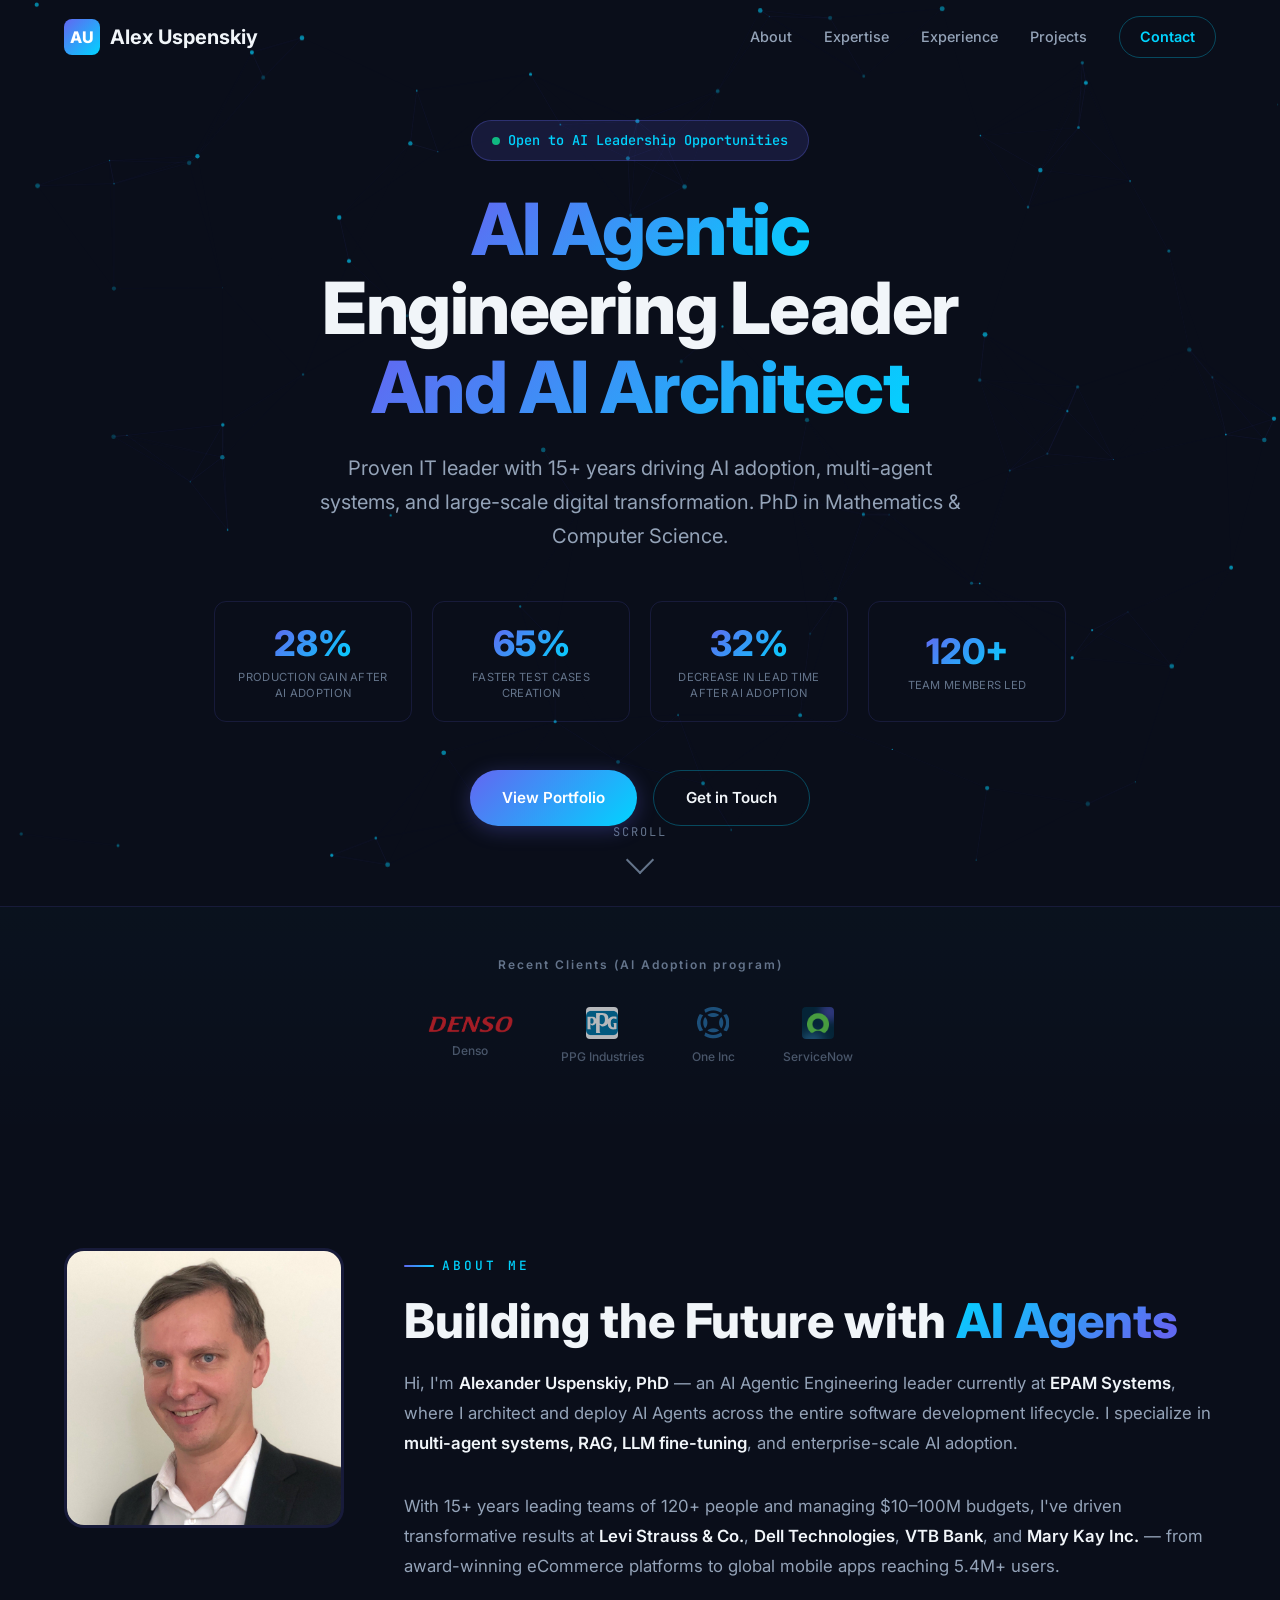
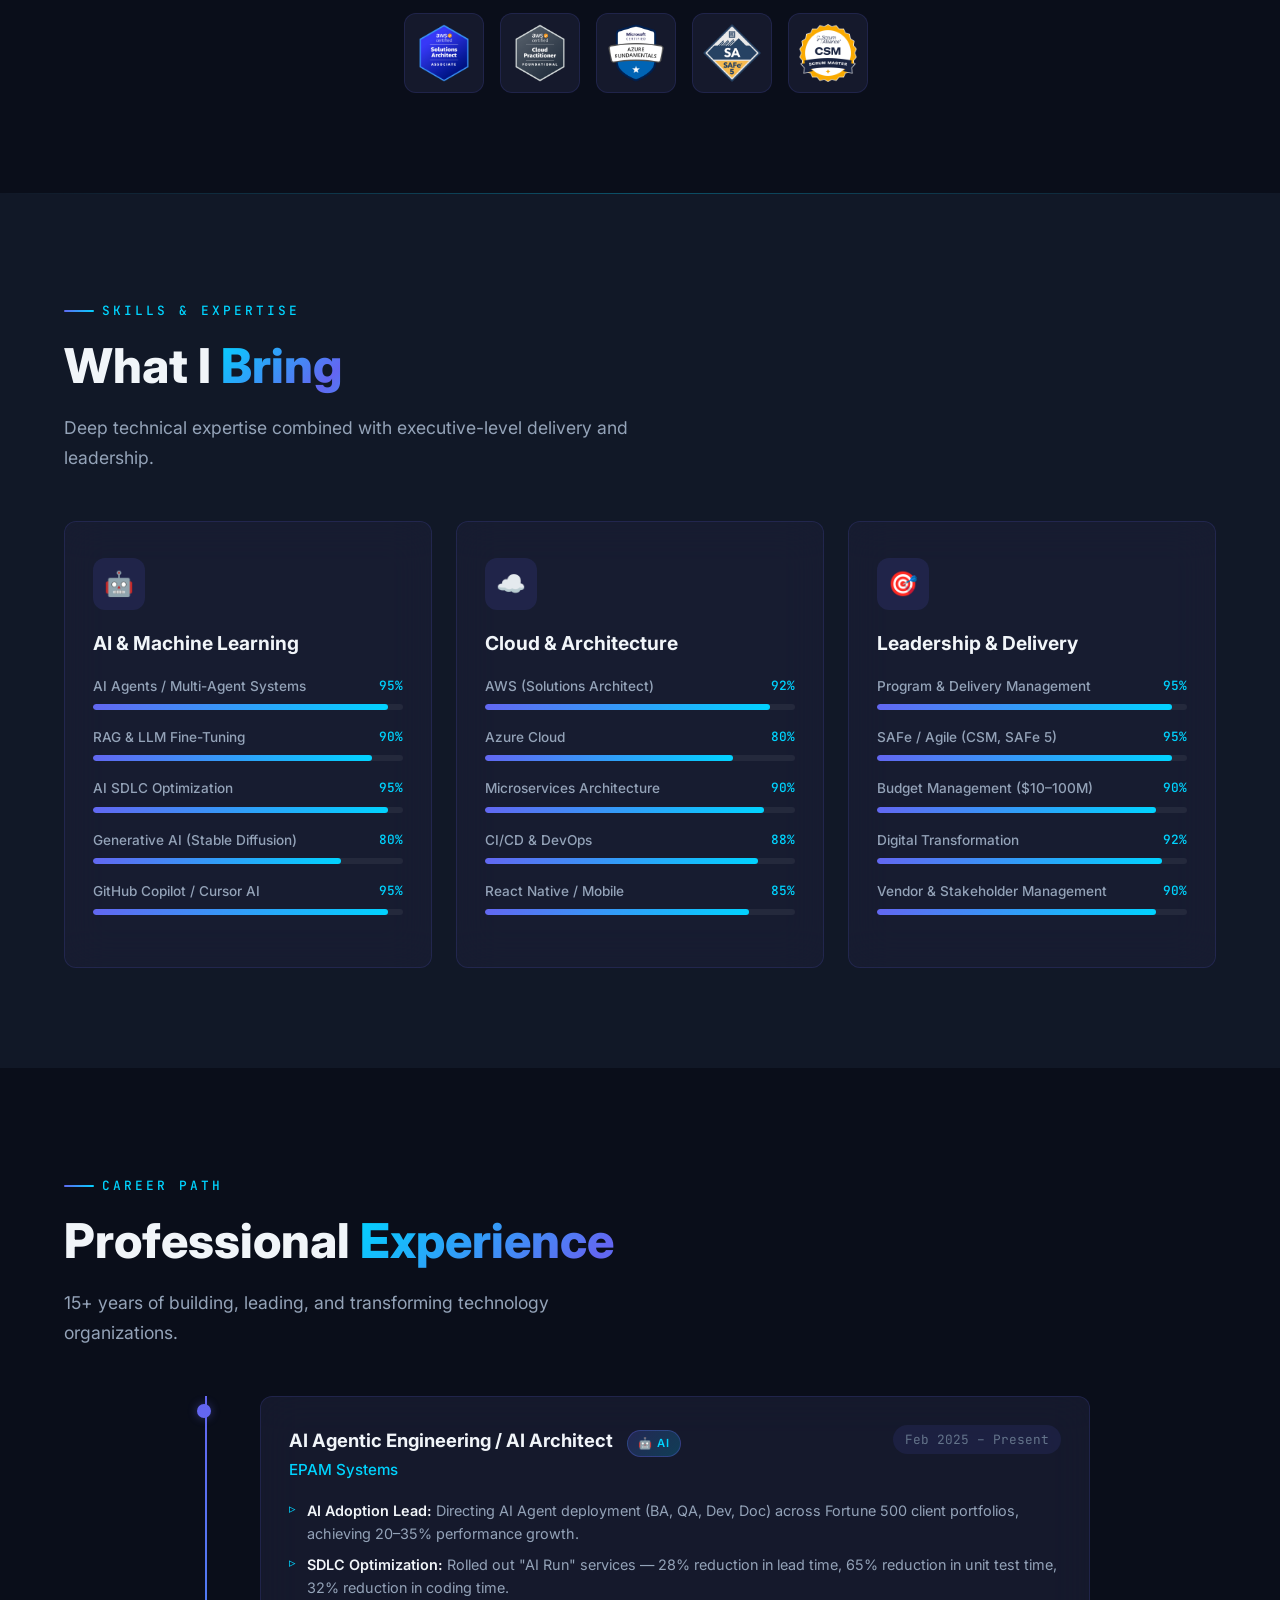
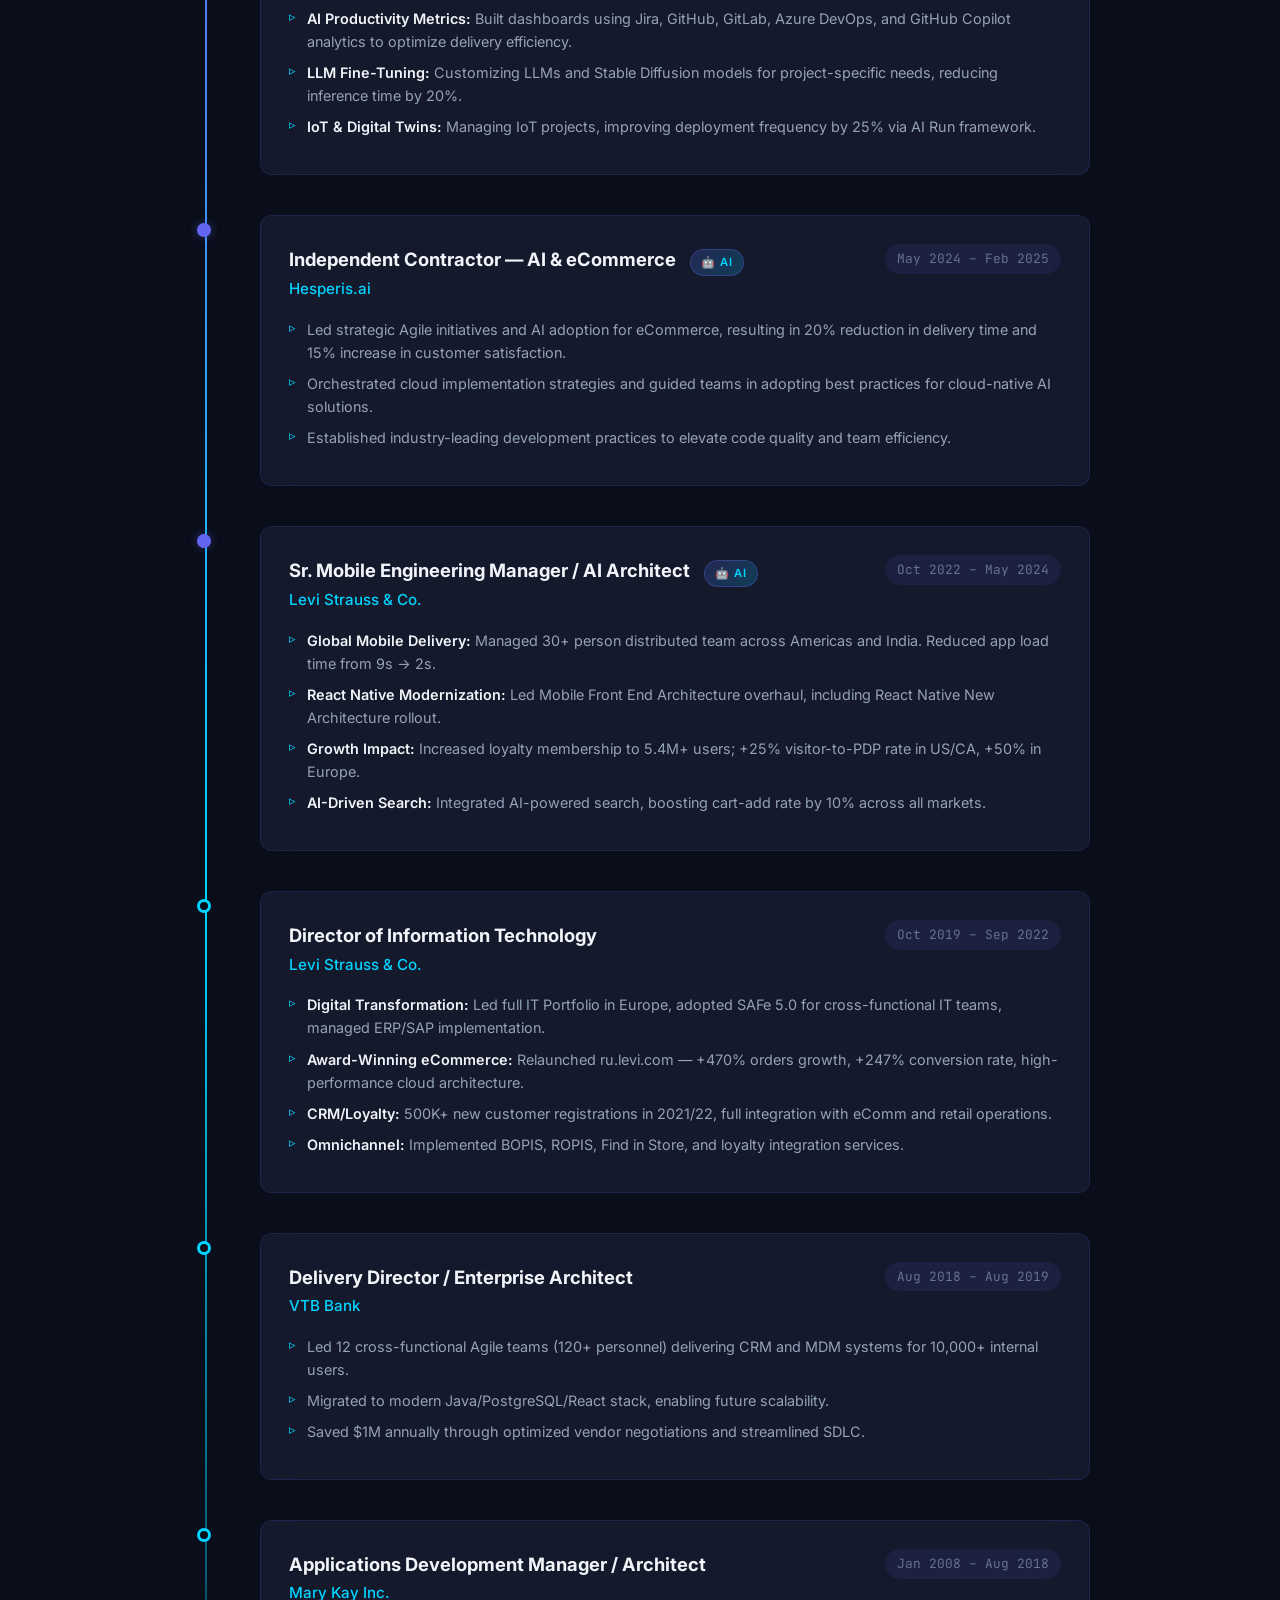
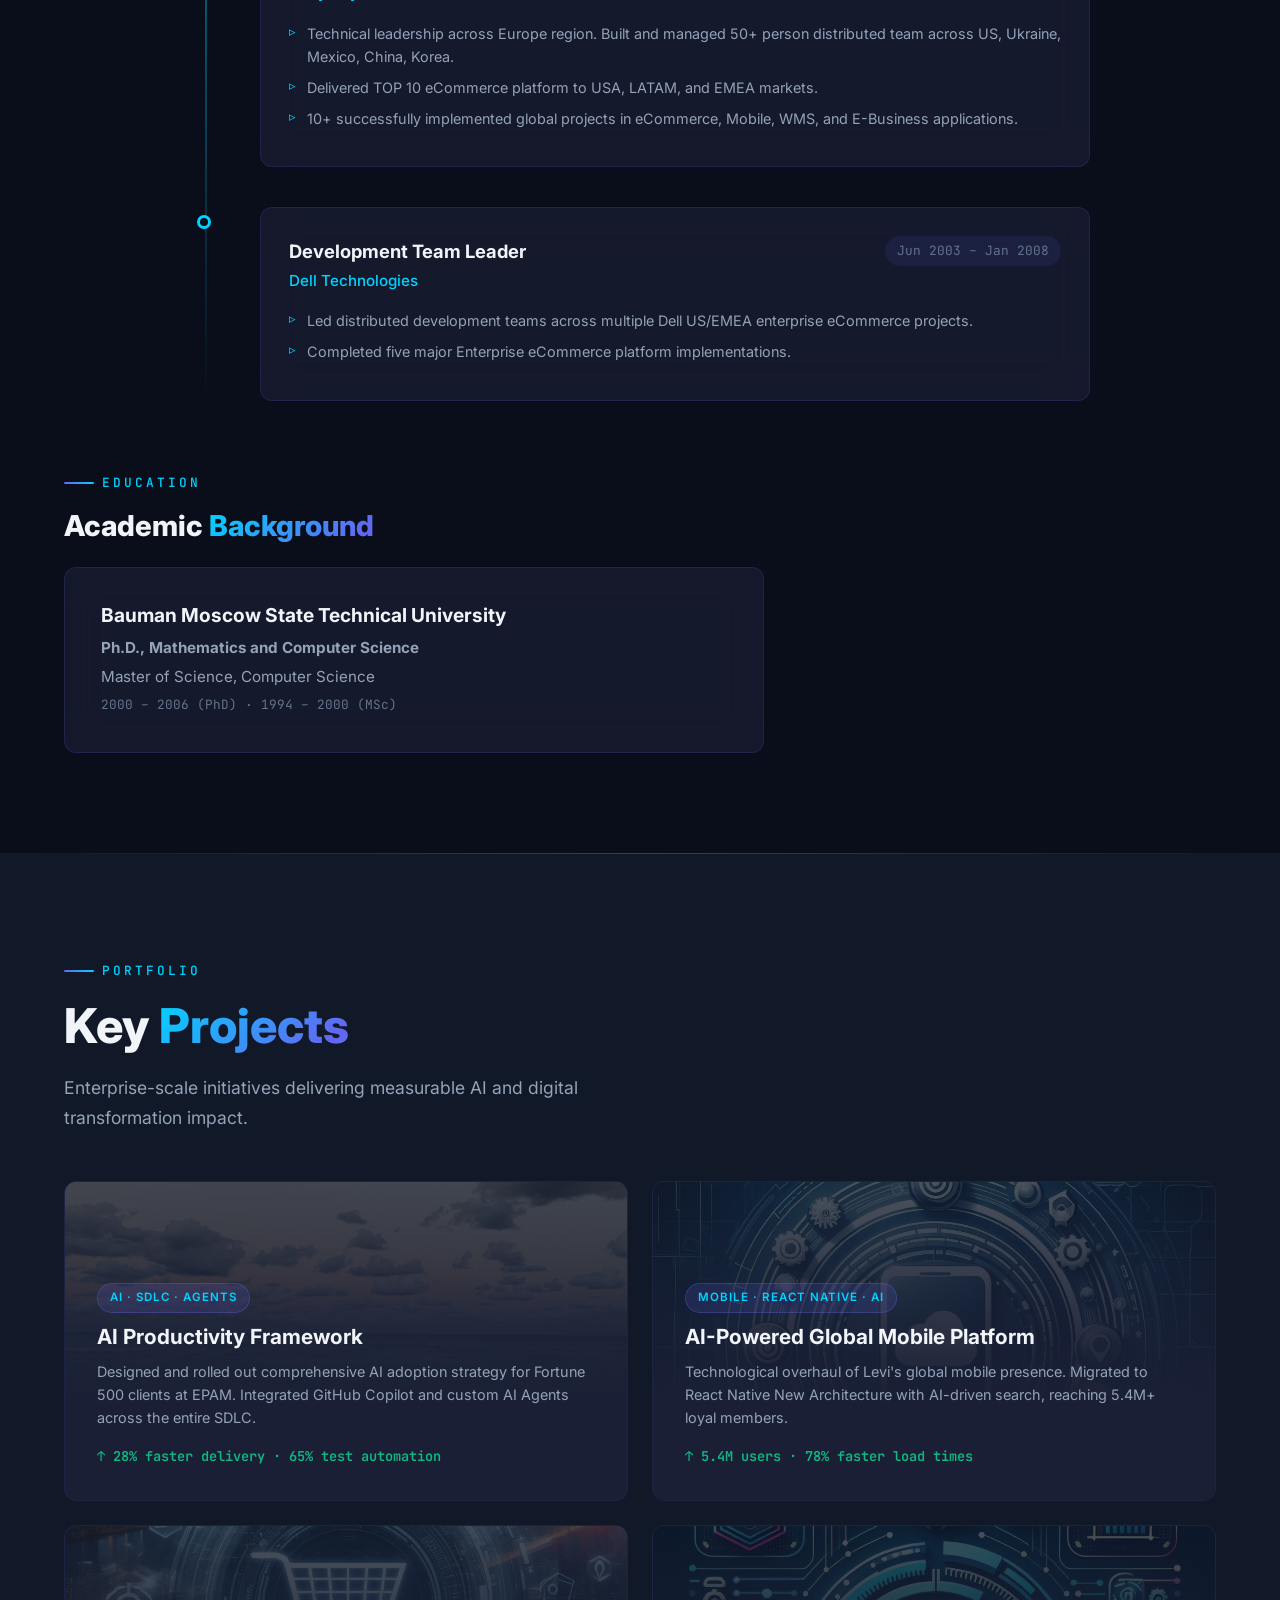
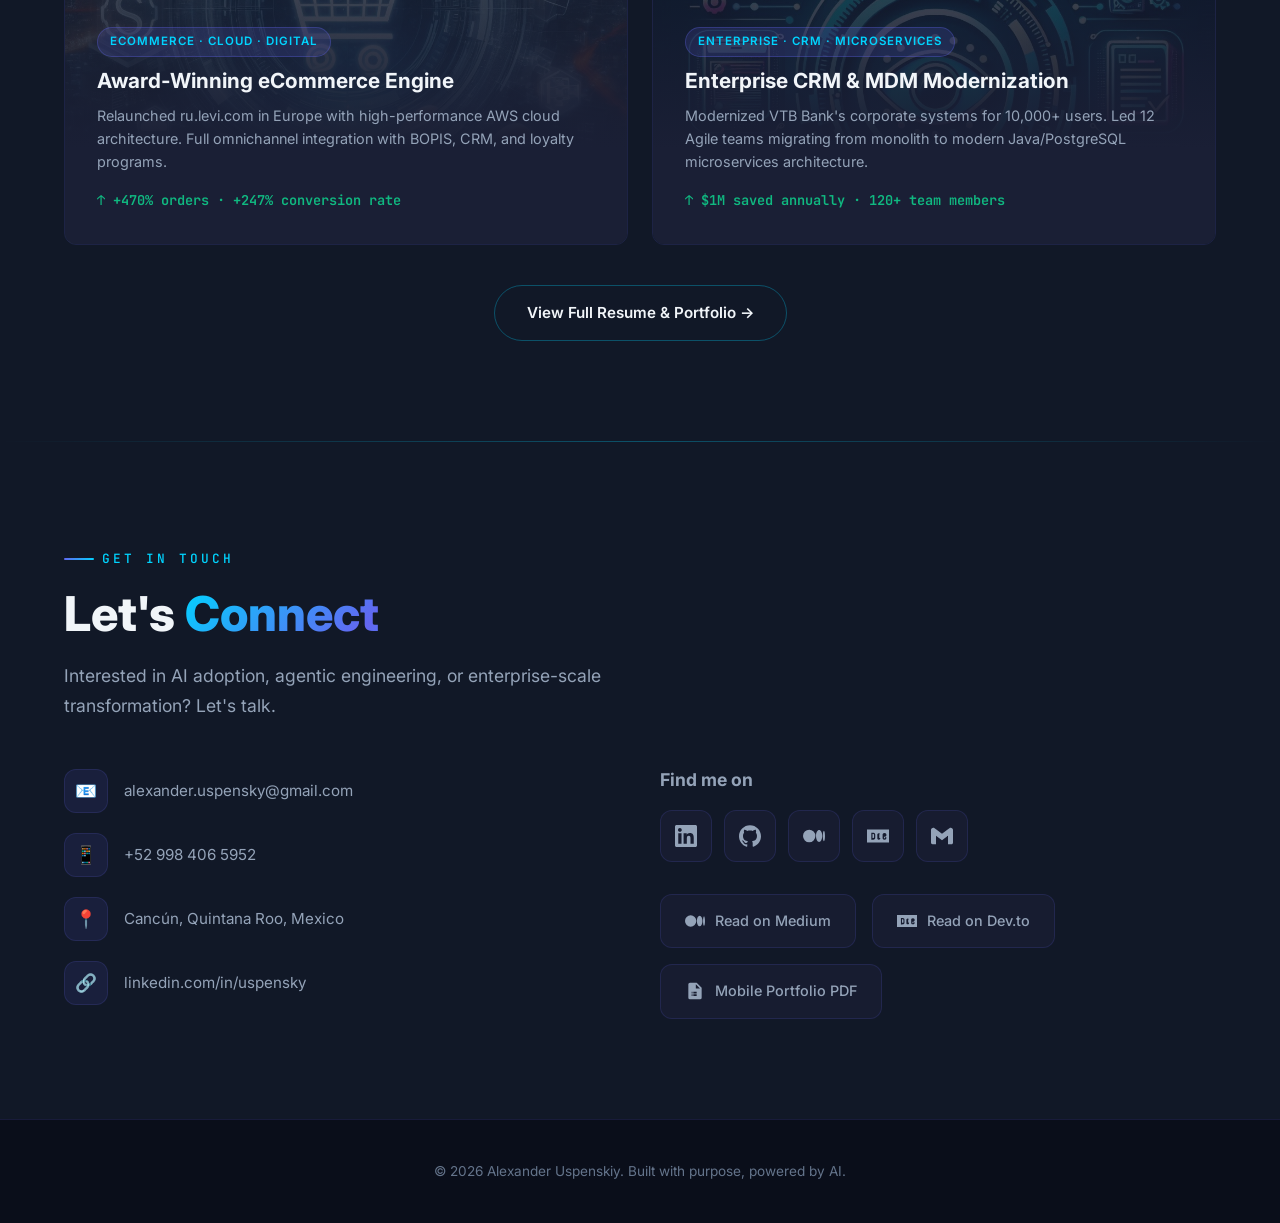
<file: index.html>
<!DOCTYPE html>
<html lang="en">

<head>
	<meta charset="UTF-8">
	<meta name="viewport" content="width=device-width, initial-scale=1.0">
	<title>Alexander Uspenskiy — AI Agentic Engineering Leader And AI Architect</title>
	<meta name="description"
		content="Alexander Uspenskiy, PhD — AI Agentic Engineering leader, Solutions Architect, and Delivery Director. Expert in AI Agents, RAG, LLM fine-tuning, and cloud-native architecture. 3x Cloud Certified (AWS, Azure).">
	<meta name="keywords"
		content="AI Agentic Engineering, AI Architect, Solutions Architect, AI Agents, RAG, LLM, SDLC, AWS, Azure, EPAM, Delivery Director">
	<meta name="author" content="Alexander Uspenskiy">

	<!-- Open Graph -->
	<meta property="og:title" content="Alexander Uspenskiy — AI Agentic Engineering Leader And AI Architect">
	<meta property="og:description"
		content="AI Agentic Engineering leader with 15+ years in digital transformation. Expert in multi-agent systems, RAG, and AI SDLC optimization.">
	<meta property="og:type" content="website">
	<meta property="og:url" content="https://alexander-uspenskiy.github.io">
	<meta property="og:image" content="https://alexander-uspenskiy.github.io/images/avatar.jpg">

	<!-- Favicon -->
	<link rel="icon" href="images/icon.jpg" type="image/jpeg">

	<!-- Styles -->
	<link rel="stylesheet" href="assets/css/main.css">
</head>

<!-- Google tag (gtag.js) -->
<script async src="https://www.googletagmanager.com/gtag/js?id=G-26LK8EK35B"></script>
<script>
	window.dataLayer = window.dataLayer || [];
	function gtag() { dataLayer.push(arguments); }
	gtag('js', new Date());
	gtag('config', 'G-26LK8EK35B');
</script>

<body>

	<!-- ======== Navigation ======== -->
	<nav class="nav" id="nav">
		<div class="container nav-inner">
			<a href="#" class="nav-logo">
				<span class="logo-icon">AU</span>
				<span>Alex Uspenskiy</span>
			</a>
			<div class="nav-links" id="nav-links">
				<a href="#about">About</a>
				<a href="#expertise">Expertise</a>
				<a href="#experience">Experience</a>
				<a href="#projects">Projects</a>
				<a href="#contact" class="nav-cta">Contact</a>
			</div>
			<button class="nav-toggle" id="nav-toggle" aria-label="Toggle navigation">
				<span></span>
				<span></span>
				<span></span>
			</button>
		</div>
	</nav>

	<!-- ======== Hero Section ======== -->
	<section class="hero" id="hero">
		<canvas id="particle-canvas"></canvas>
		<div class="hero-content container">
			<div class="hero-badge">
				<span class="pulse-dot"></span>
				Open to AI Leadership Opportunities
			</div>
			<h1 class="hero-title">
				<span class="gradient-text">AI Agentic</span><br>
				Engineering Leader<br>
				<span class="gradient-text">And AI Architect</span>
			</h1>
			<p class="hero-subtitle">
				Proven IT leader with 15+ years driving AI adoption, multi-agent systems, and large-scale digital
				transformation. PhD in Mathematics & Computer Science.
			</p>

			<div class="hero-metrics">
				<div class="metric-card">
					<span class="metric-value" data-counter="28" data-suffix="%">0%</span>
					<span class="metric-label">Production Gain After AI Adoption</span>
				</div>
				<div class="metric-card">
					<span class="metric-value" data-counter="65" data-suffix="%">0%</span>
					<span class="metric-label">Faster Test Cases Creation</span>
				</div>
				<div class="metric-card">
					<span class="metric-value" data-counter="32" data-suffix="%">0%</span>
					<span class="metric-label">Decrease in Lead Time after AI Adoption</span>
				</div>
				<div class="metric-card">
					<span class="metric-value" data-counter="120" data-suffix="+">0</span>
					<span class="metric-label">Team Members Led</span>
				</div>
			</div>

			<div class="hero-actions">
				<a href="#projects" class="btn btn-primary">View Portfolio</a>
				<a href="#contact" class="btn btn-ghost">Get in Touch</a>
			</div>
		</div>
		<div class="scroll-indicator">
			<span>Scroll</span>
			<div class="arrow"></div>
		</div>
	</section>

	<!-- ======== Clients Marquee Section ======== -->
	<div class="clients-section">
		<div class="container">
			<p class="clients-label">Recent Clients (AI Adoption program)</p>
			<div class="clients-row">
				<div class="client-item">
					<img src="images/clients/denso_logo_new.png" alt="Denso Logo" class="client-icon"
						style="width: 85px; height: auto;">
					<span>Denso</span>
				</div>
				<div class="client-item">
					<img src="images/clients/ppg_icon.png" alt="PPG Industries Logo" class="client-icon">
					<span>PPG Industries</span>
				</div>
				<div class="client-item">
					<img src="images/clients/oneinc_icon.png" alt="OneInc Logo" class="client-icon">
					<span>One Inc</span>
				</div>
				<div class="client-item">
					<img src="images/clients/servicenow_icon.png" alt="ServiceNow Logo" class="client-icon">
					<span>ServiceNow</span>
				</div>
			</div>
		</div>
	</div>

	<!-- ======== About Section ======== -->
	<section class="about" id="about">
		<div class="container">
			<div class="about-grid">
				<div class="about-photo-wrapper reveal">
					<img src="images/avatar.jpg" alt="Alexander Uspenskiy" class="about-photo">
				</div>
				<div class="reveal reveal-delay-1">
					<span class="section-label">About Me</span>
					<h2 class="section-title">Building the Future with <span class="gradient-text">AI Agents</span>
					</h2>
					<p class="about-bio">
						Hi, I'm <strong>Alexander Uspenskiy, PhD</strong> — an AI Agentic Engineering leader currently
						at <strong>EPAM Systems</strong>, where I architect and deploy AI Agents across the entire
						software development lifecycle. I specialize in <strong>multi-agent systems, RAG, LLM
							fine-tuning</strong>, and enterprise-scale AI adoption.
					</p>
					<p class="about-bio">
						With 15+ years leading teams of 120+ people and managing $10–100M budgets, I've driven
						transformative results at <strong>Levi Strauss & Co.</strong>,
						<strong>Dell Technologies</strong>, <strong>VTB Bank</strong>, and <strong>Mary Kay
							Inc.</strong> — from award-winning eCommerce platforms to global mobile apps reaching 5.4M+
						users.
					</p>
					<div class="cert-badges">
						<div class="cert-badge" title="AWS Solutions Architect">
							<img src="images/solution_archtect.png" alt="AWS Solutions Architect">
						</div>
						<div class="cert-badge" title="AWS Cloud Practitioner">
							<img src="images/AWS_Pract.png" alt="AWS Cloud Practitioner">
						</div>
						<div class="cert-badge" title="Microsoft Azure Fundamentals">
							<img src="images/Azure.png" alt="Azure Fundamentals">
						</div>
						<div class="cert-badge" title="SAFe 5 Agilist">
							<img src="images/Safe_bage_300px.png" alt="SAFe 5 Agilist">
						</div>
						<div class="cert-badge" title="Certified ScrumMaster">
							<img src="images/csm.png" alt="CSM">
						</div>
					</div>
				</div>
			</div>
		</div>
	</section>

	<!-- ======== Expertise Section ======== -->
	<section class="expertise" id="expertise">
		<div class="container">
			<div class="reveal">
				<span class="section-label">Skills & Expertise</span>
				<h2 class="section-title">What I <span class="gradient-text">Bring</span></h2>
				<p class="section-subtitle">Deep technical expertise combined with executive-level delivery and
					leadership.</p>
			</div>

			<div class="expertise-grid">
				<!-- AI & ML -->
				<div class="glass-card expertise-card reveal reveal-delay-1">
					<div class="expertise-icon">🤖</div>
					<h3>AI & Machine Learning</h3>
					<div class="skill-item">
						<div class="skill-header">
							<span class="skill-name">AI Agents / Multi-Agent Systems</span>
							<span class="skill-percent">95%</span>
						</div>
						<div class="skill-bar">
							<div class="skill-fill" data-width="95%"></div>
						</div>
					</div>
					<div class="skill-item">
						<div class="skill-header">
							<span class="skill-name">RAG & LLM Fine-Tuning</span>
							<span class="skill-percent">90%</span>
						</div>
						<div class="skill-bar">
							<div class="skill-fill" data-width="90%"></div>
						</div>
					</div>
					<div class="skill-item">
						<div class="skill-header">
							<span class="skill-name">AI SDLC Optimization</span>
							<span class="skill-percent">95%</span>
						</div>
						<div class="skill-bar">
							<div class="skill-fill" data-width="95%"></div>
						</div>
					</div>
					<div class="skill-item">
						<div class="skill-header">
							<span class="skill-name">Generative AI (Stable Diffusion)</span>
							<span class="skill-percent">80%</span>
						</div>
						<div class="skill-bar">
							<div class="skill-fill" data-width="80%"></div>
						</div>
					</div>
					<div class="skill-item">
						<div class="skill-header">
							<span class="skill-name">GitHub Copilot / Cursor AI</span>
							<span class="skill-percent">95%</span>
						</div>
						<div class="skill-bar">
							<div class="skill-fill" data-width="95%"></div>
						</div>
					</div>
				</div>

				<!-- Cloud & Architecture -->
				<div class="glass-card expertise-card reveal reveal-delay-2">
					<div class="expertise-icon">☁️</div>
					<h3>Cloud & Architecture</h3>
					<div class="skill-item">
						<div class="skill-header">
							<span class="skill-name">AWS (Solutions Architect)</span>
							<span class="skill-percent">92%</span>
						</div>
						<div class="skill-bar">
							<div class="skill-fill" data-width="92%"></div>
						</div>
					</div>
					<div class="skill-item">
						<div class="skill-header">
							<span class="skill-name">Azure Cloud</span>
							<span class="skill-percent">80%</span>
						</div>
						<div class="skill-bar">
							<div class="skill-fill" data-width="80%"></div>
						</div>
					</div>
					<div class="skill-item">
						<div class="skill-header">
							<span class="skill-name">Microservices Architecture</span>
							<span class="skill-percent">90%</span>
						</div>
						<div class="skill-bar">
							<div class="skill-fill" data-width="90%"></div>
						</div>
					</div>
					<div class="skill-item">
						<div class="skill-header">
							<span class="skill-name">CI/CD & DevOps</span>
							<span class="skill-percent">88%</span>
						</div>
						<div class="skill-bar">
							<div class="skill-fill" data-width="88%"></div>
						</div>
					</div>
					<div class="skill-item">
						<div class="skill-header">
							<span class="skill-name">React Native / Mobile</span>
							<span class="skill-percent">85%</span>
						</div>
						<div class="skill-bar">
							<div class="skill-fill" data-width="85%"></div>
						</div>
					</div>
				</div>

				<!-- Leadership -->
				<div class="glass-card expertise-card reveal reveal-delay-3">
					<div class="expertise-icon">🎯</div>
					<h3>Leadership & Delivery</h3>
					<div class="skill-item">
						<div class="skill-header">
							<span class="skill-name">Program & Delivery Management</span>
							<span class="skill-percent">95%</span>
						</div>
						<div class="skill-bar">
							<div class="skill-fill" data-width="95%"></div>
						</div>
					</div>
					<div class="skill-item">
						<div class="skill-header">
							<span class="skill-name">SAFe / Agile (CSM, SAFe 5)</span>
							<span class="skill-percent">95%</span>
						</div>
						<div class="skill-bar">
							<div class="skill-fill" data-width="95%"></div>
						</div>
					</div>
					<div class="skill-item">
						<div class="skill-header">
							<span class="skill-name">Budget Management ($10–100M)</span>
							<span class="skill-percent">90%</span>
						</div>
						<div class="skill-bar">
							<div class="skill-fill" data-width="90%"></div>
						</div>
					</div>
					<div class="skill-item">
						<div class="skill-header">
							<span class="skill-name">Digital Transformation</span>
							<span class="skill-percent">92%</span>
						</div>
						<div class="skill-bar">
							<div class="skill-fill" data-width="92%"></div>
						</div>
					</div>
					<div class="skill-item">
						<div class="skill-header">
							<span class="skill-name">Vendor & Stakeholder Management</span>
							<span class="skill-percent">90%</span>
						</div>
						<div class="skill-bar">
							<div class="skill-fill" data-width="90%"></div>
						</div>
					</div>
				</div>
			</div>
		</div>
	</section>

	<!-- ======== Experience Timeline ======== -->
	<section class="experience" id="experience">
		<div class="container">
			<div class="reveal">
				<span class="section-label">Career Path</span>
				<h2 class="section-title">Professional <span class="gradient-text">Experience</span></h2>
				<p class="section-subtitle">15+ years of building, leading, and transforming technology organizations.
				</p>
			</div>

			<div class="timeline">
				<!-- EPAM -->
				<div class="timeline-item ai-role reveal">
					<div class="timeline-dot"></div>
					<div class="glass-card timeline-card">
						<div class="timeline-header">
							<div>
								<div class="timeline-role">AI Agentic Engineering / AI Architect
									<span class="ai-badge">🤖 AI</span>
								</div>
								<div class="timeline-company">EPAM Systems</div>
							</div>
							<span class="timeline-date">Feb 2025 – Present</span>
						</div>
						<ul class="timeline-bullets">
							<li><strong>AI Adoption Lead:</strong> Directing AI Agent deployment (BA, QA, Dev, Doc)
								across Fortune 500 client portfolios, achieving 20–35% performance growth.</li>
							<li><strong>SDLC Optimization:</strong> Rolled out "AI Run" services — 28% reduction in
								lead time, 65% reduction in unit test time, 32% reduction in coding time.</li>
							<li><strong>AI Productivity Metrics:</strong> Built dashboards using Jira, GitHub, GitLab,
								Azure DevOps, and GitHub Copilot analytics to optimize delivery efficiency.</li>
							<li><strong>LLM Fine-Tuning:</strong> Customizing LLMs and Stable Diffusion models for
								project-specific needs, reducing inference time by 20%.</li>
							<li><strong>IoT & Digital Twins:</strong> Managing IoT projects, improving deployment
								frequency by 25% via AI Run framework.</li>
						</ul>
					</div>
				</div>

				<!-- Hesperis -->
				<div class="timeline-item ai-role reveal">
					<div class="timeline-dot"></div>
					<div class="glass-card timeline-card">
						<div class="timeline-header">
							<div>
								<div class="timeline-role">Independent Contractor — AI & eCommerce
									<span class="ai-badge">🤖 AI</span>
								</div>
								<div class="timeline-company">Hesperis.ai</div>
							</div>
							<span class="timeline-date">May 2024 – Feb 2025</span>
						</div>
						<ul class="timeline-bullets">
							<li>Led strategic Agile initiatives and AI adoption for eCommerce, resulting in 20%
								reduction in delivery time and 15% increase in customer satisfaction.</li>
							<li>Orchestrated cloud implementation strategies and guided teams in adopting best practices
								for cloud-native AI solutions.</li>
							<li>Established industry-leading development practices to elevate code quality and team
								efficiency.</li>
						</ul>
					</div>
				</div>

				<!-- Levi's - Mobile -->
				<div class="timeline-item ai-role reveal">
					<div class="timeline-dot"></div>
					<div class="glass-card timeline-card">
						<div class="timeline-header">
							<div>
								<div class="timeline-role">Sr. Mobile Engineering Manager / AI Architect
									<span class="ai-badge">🤖 AI</span>
								</div>
								<div class="timeline-company">Levi Strauss & Co.</div>
							</div>
							<span class="timeline-date">Oct 2022 – May 2024</span>
						</div>
						<ul class="timeline-bullets">
							<li><strong>Global Mobile Delivery:</strong> Managed 30+ person distributed team across
								Americas and India. Reduced app load time from 9s → 2s.</li>
							<li><strong>React Native Modernization:</strong> Led Mobile Front End Architecture overhaul,
								including React Native New Architecture rollout.</li>
							<li><strong>Growth Impact:</strong> Increased loyalty membership to 5.4M+ users;
								+25% visitor-to-PDP rate in US/CA, +50% in Europe.</li>
							<li><strong>AI-Driven Search:</strong> Integrated AI-powered search, boosting cart-add rate
								by 10% across all markets.</li>
						</ul>
					</div>
				</div>

				<!-- Levi's - Director -->
				<div class="timeline-item reveal">
					<div class="timeline-dot"></div>
					<div class="glass-card timeline-card">
						<div class="timeline-header">
							<div>
								<div class="timeline-role">Director of Information Technology</div>
								<div class="timeline-company">Levi Strauss & Co.</div>
							</div>
							<span class="timeline-date">Oct 2019 – Sep 2022</span>
						</div>
						<ul class="timeline-bullets">
							<li><strong>Digital Transformation:</strong> Led full IT Portfolio in Europe, adopted SAFe
								5.0 for cross-functional IT teams, managed ERP/SAP implementation.</li>
							<li><strong>Award-Winning eCommerce:</strong> Relaunched ru.levi.com — +470% orders growth,
								+247% conversion rate, high-performance cloud architecture.</li>
							<li><strong>CRM/Loyalty:</strong> 500K+ new customer registrations in 2021/22, full
								integration with eComm and retail operations.</li>
							<li><strong>Omnichannel:</strong> Implemented BOPIS, ROPIS, Find in Store, and loyalty
								integration services.</li>
						</ul>
					</div>
				</div>

				<!-- VTB -->
				<div class="timeline-item reveal">
					<div class="timeline-dot"></div>
					<div class="glass-card timeline-card">
						<div class="timeline-header">
							<div>
								<div class="timeline-role">Delivery Director / Enterprise Architect</div>
								<div class="timeline-company">VTB Bank</div>
							</div>
							<span class="timeline-date">Aug 2018 – Aug 2019</span>
						</div>
						<ul class="timeline-bullets">
							<li>Led 12 cross-functional Agile teams (120+ personnel) delivering CRM and MDM systems for
								10,000+ internal users.</li>
							<li>Migrated to modern Java/PostgreSQL/React stack, enabling future scalability.</li>
							<li>Saved $1M annually through optimized vendor negotiations and streamlined SDLC.</li>
						</ul>
					</div>
				</div>

				<!-- Mary Kay -->
				<div class="timeline-item reveal">
					<div class="timeline-dot"></div>
					<div class="glass-card timeline-card">
						<div class="timeline-header">
							<div>
								<div class="timeline-role">Applications Development Manager / Architect</div>
								<div class="timeline-company">Mary Kay Inc.</div>
							</div>
							<span class="timeline-date">Jan 2008 – Aug 2018</span>
						</div>
						<ul class="timeline-bullets">
							<li>Technical leadership across Europe region. Built and managed 50+ person distributed team
								across US, Ukraine, Mexico, China, Korea.</li>
							<li>Delivered TOP 10 eCommerce platform to USA, LATAM, and EMEA markets.</li>
							<li>10+ successfully implemented global projects in eCommerce, Mobile, WMS, and
								E-Business applications.</li>
						</ul>
					</div>
				</div>

				<!-- Dell -->
				<div class="timeline-item reveal">
					<div class="timeline-dot"></div>
					<div class="glass-card timeline-card">
						<div class="timeline-header">
							<div>
								<div class="timeline-role">Development Team Leader</div>
								<div class="timeline-company">Dell Technologies</div>
							</div>
							<span class="timeline-date">Jun 2003 – Jan 2008</span>
						</div>
						<ul class="timeline-bullets">
							<li>Led distributed development teams across multiple Dell US/EMEA enterprise eCommerce
								projects.</li>
							<li>Completed five major Enterprise eCommerce platform implementations.</li>
						</ul>
					</div>
				</div>
			</div>

			<!-- Education -->
			<div class="reveal" style="margin-top: 64px;">
				<span class="section-label">Education</span>
				<h2 class="section-title" style="font-size: 1.8rem;">Academic <span
						class="gradient-text">Background</span></h2>
				<div class="glass-card education-card" style="margin-top: 24px;">
					<h3>Bauman Moscow State Technical University</h3>
					<p class="education-degree"><strong>Ph.D., Mathematics and Computer Science</strong></p>
					<p class="education-degree">Master of Science, Computer Science</p>
					<p class="education-year">2000 – 2006 (PhD) · 1994 – 2000 (MSc)</p>
				</div>
			</div>
		</div>
	</section>

	<!-- ======== Projects Section ======== -->
	<section class="projects" id="projects">
		<div class="container">
			<div class="reveal">
				<span class="section-label">Portfolio</span>
				<h2 class="section-title">Key <span class="gradient-text">Projects</span></h2>
				<p class="section-subtitle">Enterprise-scale initiatives delivering measurable AI and digital
					transformation impact.</p>
			</div>

			<div class="projects-grid">
				<!-- Project 1 -->
				<div class="project-card reveal reveal-delay-1">
					<img src="images/banner.jpeg" alt="AI Productivity Framework" class="project-image">
					<div class="project-content">
						<span class="project-tag">AI · SDLC · Agents</span>
						<h3>AI Productivity Framework</h3>
						<p>Designed and rolled out comprehensive AI adoption strategy for Fortune 500 clients at EPAM.
							Integrated GitHub Copilot and custom AI Agents across the entire SDLC.</p>
						<span class="project-metric">↑ 28% faster delivery · 65% test automation</span>
					</div>
				</div>

				<!-- Project 2 -->
				<div class="project-card reveal reveal-delay-2">
					<img src="images/mobile.jpg" alt="Levi's Global Mobile" class="project-image">
					<div class="project-content">
						<span class="project-tag">Mobile · React Native · AI</span>
						<h3>AI-Powered Global Mobile Platform</h3>
						<p>Technological overhaul of Levi's global mobile presence. Migrated to React Native New
							Architecture with AI-driven search, reaching 5.4M+ loyal members.</p>
						<span class="project-metric">↑ 5.4M users · 78% faster load times</span>
					</div>
				</div>

				<!-- Project 3 -->
				<div class="project-card reveal reveal-delay-3">
					<img src="images/ecomm.jpg" alt="eCommerce Transformation" class="project-image">
					<div class="project-content">
						<span class="project-tag">eCommerce · Cloud · Digital</span>
						<h3>Award-Winning eCommerce Engine</h3>
						<p>Relaunched ru.levi.com in Europe with high-performance AWS cloud architecture.
							Full omnichannel integration with BOPIS, CRM, and loyalty programs.</p>
						<span class="project-metric">↑ +470% orders · +247% conversion rate</span>
					</div>
				</div>

				<!-- Project 4 -->
				<div class="project-card reveal reveal-delay-4">
					<img src="images/ent_apps.jpg" alt="Enterprise CRM" class="project-image">
					<div class="project-content">
						<span class="project-tag">Enterprise · CRM · Microservices</span>
						<h3>Enterprise CRM & MDM Modernization</h3>
						<p>Modernized VTB Bank's corporate systems for 10,000+ users. Led 12 Agile teams migrating
							from monolith to modern Java/PostgreSQL microservices architecture.</p>
						<span class="project-metric">↑ $1M saved annually · 120+ team members</span>
					</div>
				</div>
			</div>

			<div style="text-align: center; margin-top: 40px;" class="reveal">
				<a href="resume_portfolio_src.html" target="_blank" class="btn btn-ghost">
					View Full Resume & Portfolio →
				</a>
			</div>
		</div>
	</section>

	<!-- ======== Contact Section ======== -->
	<section class="contact" id="contact">
		<div class="container">
			<div class="reveal">
				<span class="section-label">Get in Touch</span>
				<h2 class="section-title">Let's <span class="gradient-text">Connect</span></h2>
				<p class="section-subtitle">Interested in AI adoption, agentic engineering, or enterprise-scale
					transformation? Let's talk.</p>
			</div>

			<div class="contact-grid">
				<div class="contact-info-list reveal reveal-delay-1">
					<div class="contact-item">
						<div class="contact-item-icon">📧</div>
						<a href="mailto:alexander.uspensky@gmail.com">alexander.uspensky@gmail.com</a>
					</div>
					<div class="contact-item">
						<div class="contact-item-icon">📱</div>
						<span>+52 998 406 5952</span>
					</div>
					<div class="contact-item">
						<div class="contact-item-icon">📍</div>
						<span>Cancún, Quintana Roo, Mexico</span>
					</div>
					<div class="contact-item">
						<div class="contact-item-icon">🔗</div>
						<a href="https://linkedin.com/in/uspensky" target="_blank"
							rel="noopener">linkedin.com/in/uspensky</a>
					</div>
				</div>

				<div class="reveal reveal-delay-2">
					<h3 style="font-size: 1.1rem; margin-bottom: 20px; color: var(--text-secondary);">Find me on</h3>
					<div class="social-links">
						<a href="https://linkedin.com/in/uspensky" target="_blank" rel="noopener" class="social-link"
							title="LinkedIn" aria-label="LinkedIn">
							<svg viewBox="0 0 24 24" xmlns="http://www.w3.org/2000/svg">
								<path
									d="M20.447 20.452h-3.554v-5.569c0-1.328-.027-3.037-1.852-3.037-1.853 0-2.136 1.445-2.136 2.939v5.667H9.351V9h3.414v1.561h.046c.477-.9 1.637-1.85 3.37-1.85 3.601 0 4.267 2.37 4.267 5.455v6.286zM5.337 7.433c-1.144 0-2.063-.926-2.063-2.065 0-1.138.92-2.063 2.063-2.063 1.14 0 2.064.925 2.064 2.063 0 1.139-.925 2.065-2.064 2.065zm1.782 13.019H3.555V9h3.564v11.452zM22.225 0H1.771C.792 0 0 .774 0 1.729v20.542C0 23.227.792 24 1.771 24h20.451C23.2 24 24 23.227 24 22.271V1.729C24 .774 23.2 0 22.222 0h.003z" />
							</svg>
						</a>
						<a href="https://github.com/alexander-uspenskiy" target="_blank" rel="noopener"
							class="social-link" title="GitHub" aria-label="GitHub">
							<svg viewBox="0 0 24 24" xmlns="http://www.w3.org/2000/svg">
								<path
									d="M12 .297c-6.63 0-12 5.373-12 12 0 5.303 3.438 9.8 8.205 11.385.6.113.82-.258.82-.577 0-.285-.01-1.04-.015-2.04-3.338.724-4.042-1.61-4.042-1.61C4.422 18.07 3.633 17.7 3.633 17.7c-1.087-.744.084-.729.084-.729 1.205.084 1.838 1.236 1.838 1.236 1.07 1.835 2.809 1.305 3.495.998.108-.776.417-1.305.76-1.605-2.665-.3-5.466-1.332-5.466-5.93 0-1.31.465-2.38 1.235-3.22-.135-.303-.54-1.523.105-3.176 0 0 1.005-.322 3.3 1.23.96-.267 1.98-.399 3-.405 1.02.006 2.04.138 3 .405 2.28-1.552 3.285-1.23 3.285-1.23.645 1.653.24 2.873.12 3.176.765.84 1.23 1.91 1.23 3.22 0 4.61-2.805 5.625-5.475 5.92.42.36.81 1.096.81 2.22 0 1.606-.015 2.896-.015 3.286 0 .315.21.69.825.57C20.565 22.092 24 17.592 24 12.297c0-6.627-5.373-12-12-12" />
							</svg>
						</a>
						<a href="https://alexander-uspenskiy.medium.com" target="_blank" rel="noopener"
							class="social-link" title="Medium" aria-label="Medium">
							<svg viewBox="0 0 24 24" xmlns="http://www.w3.org/2000/svg">
								<path
									d="M13.54 12a6.8 6.8 0 01-6.77 6.82A6.8 6.8 0 010 12a6.8 6.8 0 016.77-6.82A6.8 6.8 0 0113.54 12zM20.96 12c0 3.54-1.51 6.42-3.38 6.42-1.87 0-3.39-2.88-3.39-6.42s1.52-6.42 3.39-6.42 3.38 2.88 3.38 6.42M24 12c0 3.17-.53 5.75-1.19 5.75-.66 0-1.19-2.58-1.19-5.75s.53-5.75 1.19-5.75C23.47 6.25 24 8.83 24 12z" />
							</svg>
						</a>
						<a href="https://dev.to/alexander_uspenskiy_the_great" target="_blank" rel="noopener"
							class="social-link" title="Dev.to" aria-label="Dev.to">
							<svg viewBox="0 0 24 24" xmlns="http://www.w3.org/2000/svg">
								<path
									d="M7.42 10.05c-.18-.16-.46-.23-.84-.23H6v4.36h.58c.37 0 .67-.07.84-.23.17-.16.27-.45.27-.85v-2.19c0-.42-.1-.7-.27-.86zm6.58-.21c-.38 0-.6.24-.6.6v3.12c0 .36.22.6.6.6.38 0 .6-.24.6-.6v-3.12c0-.36-.22-.6-.6-.6zM0 4.94v14.12h24V4.94H0zM8.56 15.3c-.44.58-1.06.77-2.53.77H4.71V8.53h1.4c1.67 0 2.16.18 2.6.9.27.43.29.6.29 2.91s-.02 2.52-.44 2.96zm5.76-.13c-.28.52-.83.87-1.45.87-.6 0-1.18-.35-1.45-.87-.14-.27-.14-.36-.14-2.67s0-2.39.14-2.67c.28-.52.83-.87 1.45-.87.6 0 1.18.35 1.45.87.14.27.14.36.14 2.67s0 2.39-.14 2.67zm5.68-2.4H18.5v1.17c0 .49.16.7.56.7.38 0 .54-.21.54-.7v-.47h1.5v.57c0 .45-.04.63-.12.87-.27.69-.97 1.08-1.88 1.08-.94 0-1.65-.39-1.93-1.08-.1-.24-.14-.42-.14-.87V10.6c0-.47.04-.63.14-.87.28-.69.97-1.08 1.88-1.08.94 0 1.65.39 1.93 1.08.1.24.14.42.14.87v1.17z" />
							</svg>
						</a>
						<a href="mailto:alexander.uspensky@gmail.com" class="social-link" title="Email"
							aria-label="Email">
							<svg viewBox="0 0 24 24" xmlns="http://www.w3.org/2000/svg">
								<path
									d="M24 5.457v13.909c0 .904-.732 1.636-1.636 1.636h-3.819V11.73L12 16.64l-6.545-4.91v9.273H1.636A1.636 1.636 0 010 19.366V5.457c0-2.023 2.309-3.178 3.927-1.964L5.455 4.64 12 9.548l6.545-4.91 1.528-1.145C21.69 2.28 24 3.434 24 5.457z" />
							</svg>
						</a>
					</div>

					<div class="pub-links" style="margin-top: 32px;">
						<a href="https://alexander-uspenskiy.medium.com" target="_blank" rel="noopener"
							class="pub-link">
							<svg viewBox="0 0 24 24" width="20" height="20" fill="currentColor"
								xmlns="http://www.w3.org/2000/svg">
								<path
									d="M13.54 12a6.8 6.8 0 01-6.77 6.82A6.8 6.8 0 010 12a6.8 6.8 0 016.77-6.82A6.8 6.8 0 0113.54 12zM20.96 12c0 3.54-1.51 6.42-3.38 6.42-1.87 0-3.39-2.88-3.39-6.42s1.52-6.42 3.39-6.42 3.38 2.88 3.38 6.42M24 12c0 3.17-.53 5.75-1.19 5.75-.66 0-1.19-2.58-1.19-5.75s.53-5.75 1.19-5.75C23.47 6.25 24 8.83 24 12z" />
							</svg>
							Read on Medium
						</a>
						<a href="https://dev.to/alexander_uspenskiy_the_great" target="_blank" rel="noopener"
							class="pub-link">
							<svg viewBox="0 0 24 24" width="20" height="20" fill="currentColor"
								xmlns="http://www.w3.org/2000/svg">
								<path
									d="M7.42 10.05c-.18-.16-.46-.23-.84-.23H6v4.36h.58c.37 0 .67-.07.84-.23.17-.16.27-.45.27-.85v-2.19c0-.42-.1-.7-.27-.86zm6.58-.21c-.38 0-.6.24-.6.6v3.12c0 .36.22.6.6.6.38 0 .6-.24.6-.6v-3.12c0-.36-.22-.6-.6-.6zM0 4.94v14.12h24V4.94H0zM8.56 15.3c-.44.58-1.06.77-2.53.77H4.71V8.53h1.4c1.67 0 2.16.18 2.6.9.27.43.29.6.29 2.91s-.02 2.52-.44 2.96zm5.76-.13c-.28.52-.83.87-1.45.87-.6 0-1.18-.35-1.45-.87-.14-.27-.14-.36-.14-2.67s0-2.39.14-2.67c.28-.52.83-.87 1.45-.87.6 0 1.18.35 1.45.87.14.27.14.36.14 2.67s0 2.39-.14 2.67zm5.68-2.4H18.5v1.17c0 .49.16.7.56.7.38 0 .54-.21.54-.7v-.47h1.5v.57c0 .45-.04.63-.12.87-.27.69-.97 1.08-1.88 1.08-.94 0-1.65-.39-1.93-1.08-.1-.24-.14-.42-.14-.87V10.6c0-.47.04-.63.14-.87.28-.69.97-1.08 1.88-1.08.94 0 1.65.39 1.93 1.08.1.24.14.42.14.87v1.17z" />
							</svg>
							Read on Dev.to
						</a>
						<a href="assets/Docs/Alex_Uspenskiy_Mobile_Portfolio.pdf" target="_blank" class="pub-link">
							<svg viewBox="0 0 24 24" width="20" height="20" fill="currentColor"
								xmlns="http://www.w3.org/2000/svg">
								<path
									d="M14 2H6a2 2 0 00-2 2v16a2 2 0 002 2h12a2 2 0 002-2V8l-6-6zm-1 2l5 5h-5V4zm-3 9h4v2h-4v-2zm0 3h4v2h-4v-2zm-2-3h1v2H8v-2zm0 3h1v2H8v-2z" />
							</svg>
							Mobile Portfolio PDF
						</a>
					</div>
				</div>
			</div>
		</div>
	</section>

	<!-- ======== Footer ======== -->
	<footer class="footer">
		<div class="container">
			<p>&copy; 2026 Alexander Uspenskiy. Built with purpose, powered by AI.</p>
		</div>
	</footer>

	<!-- Scripts -->
	<script src="assets/js/main.js"></script>

</body>

</html>
</file>
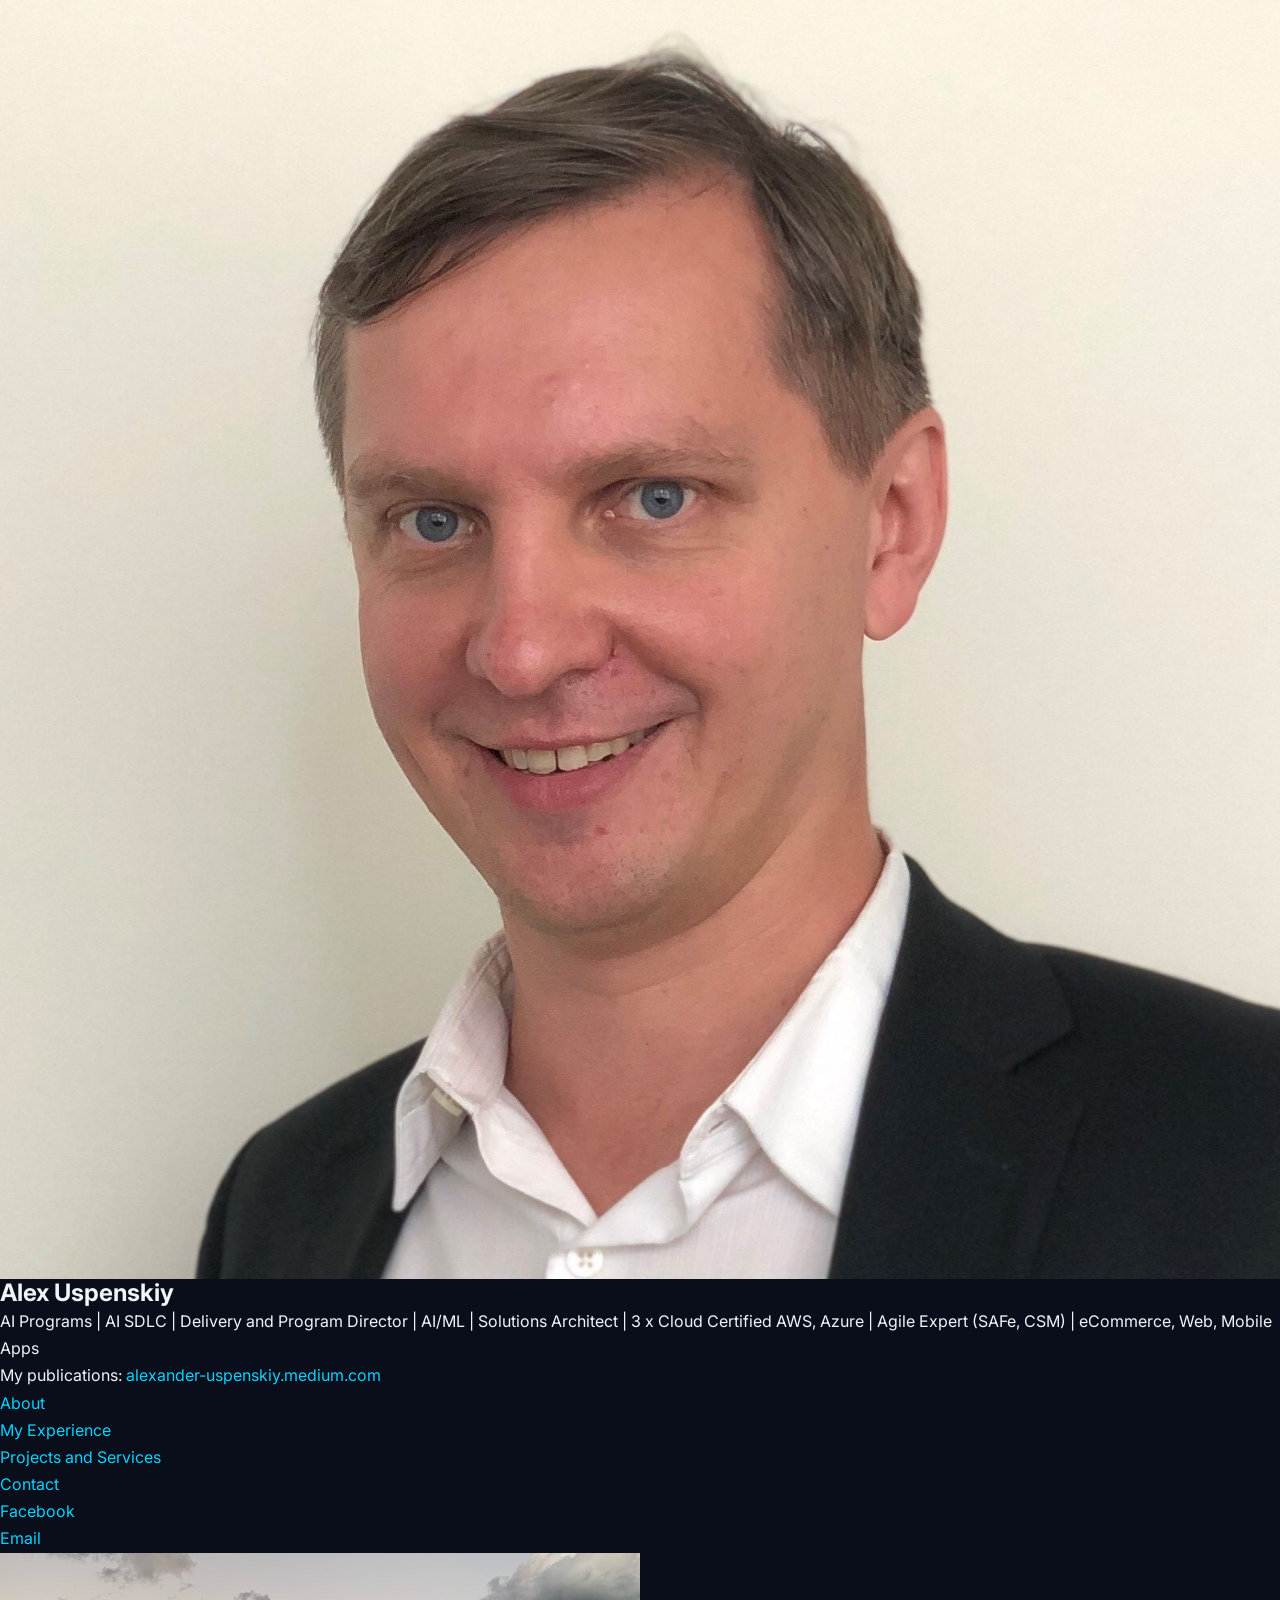
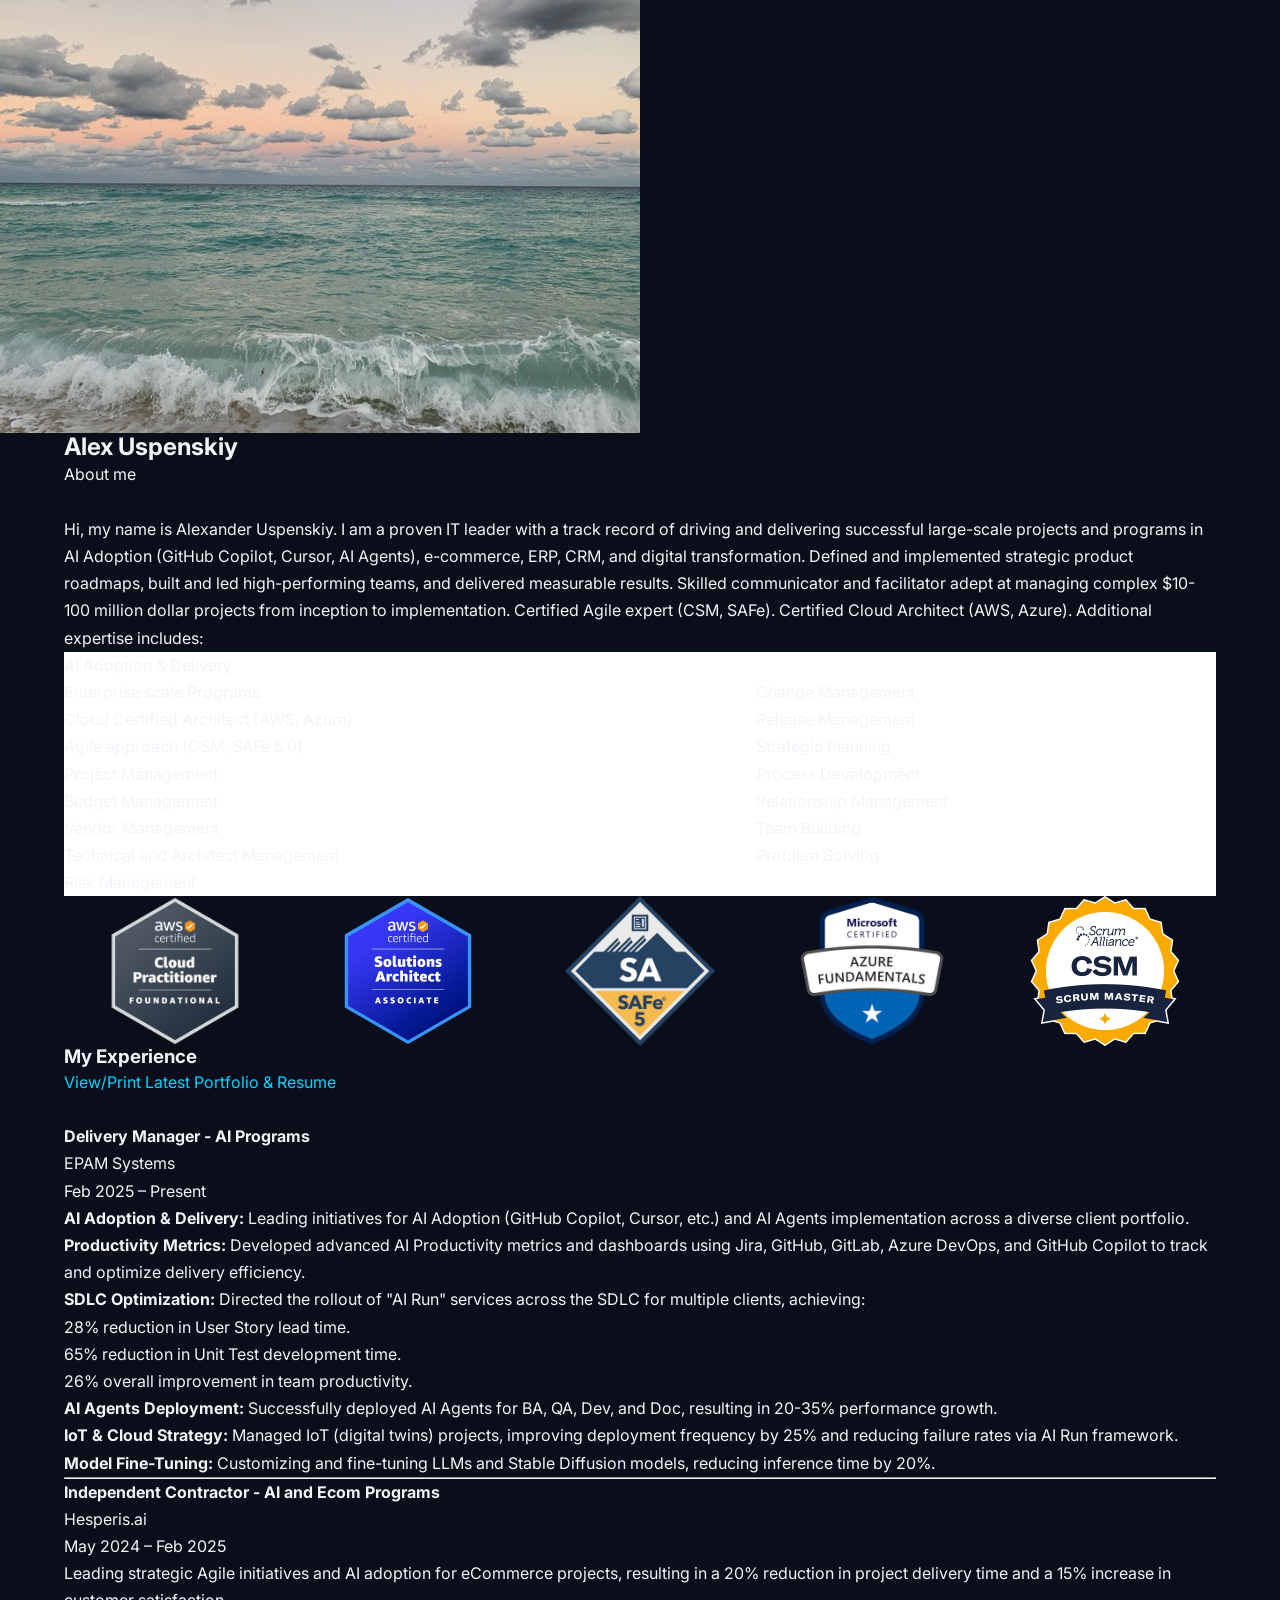
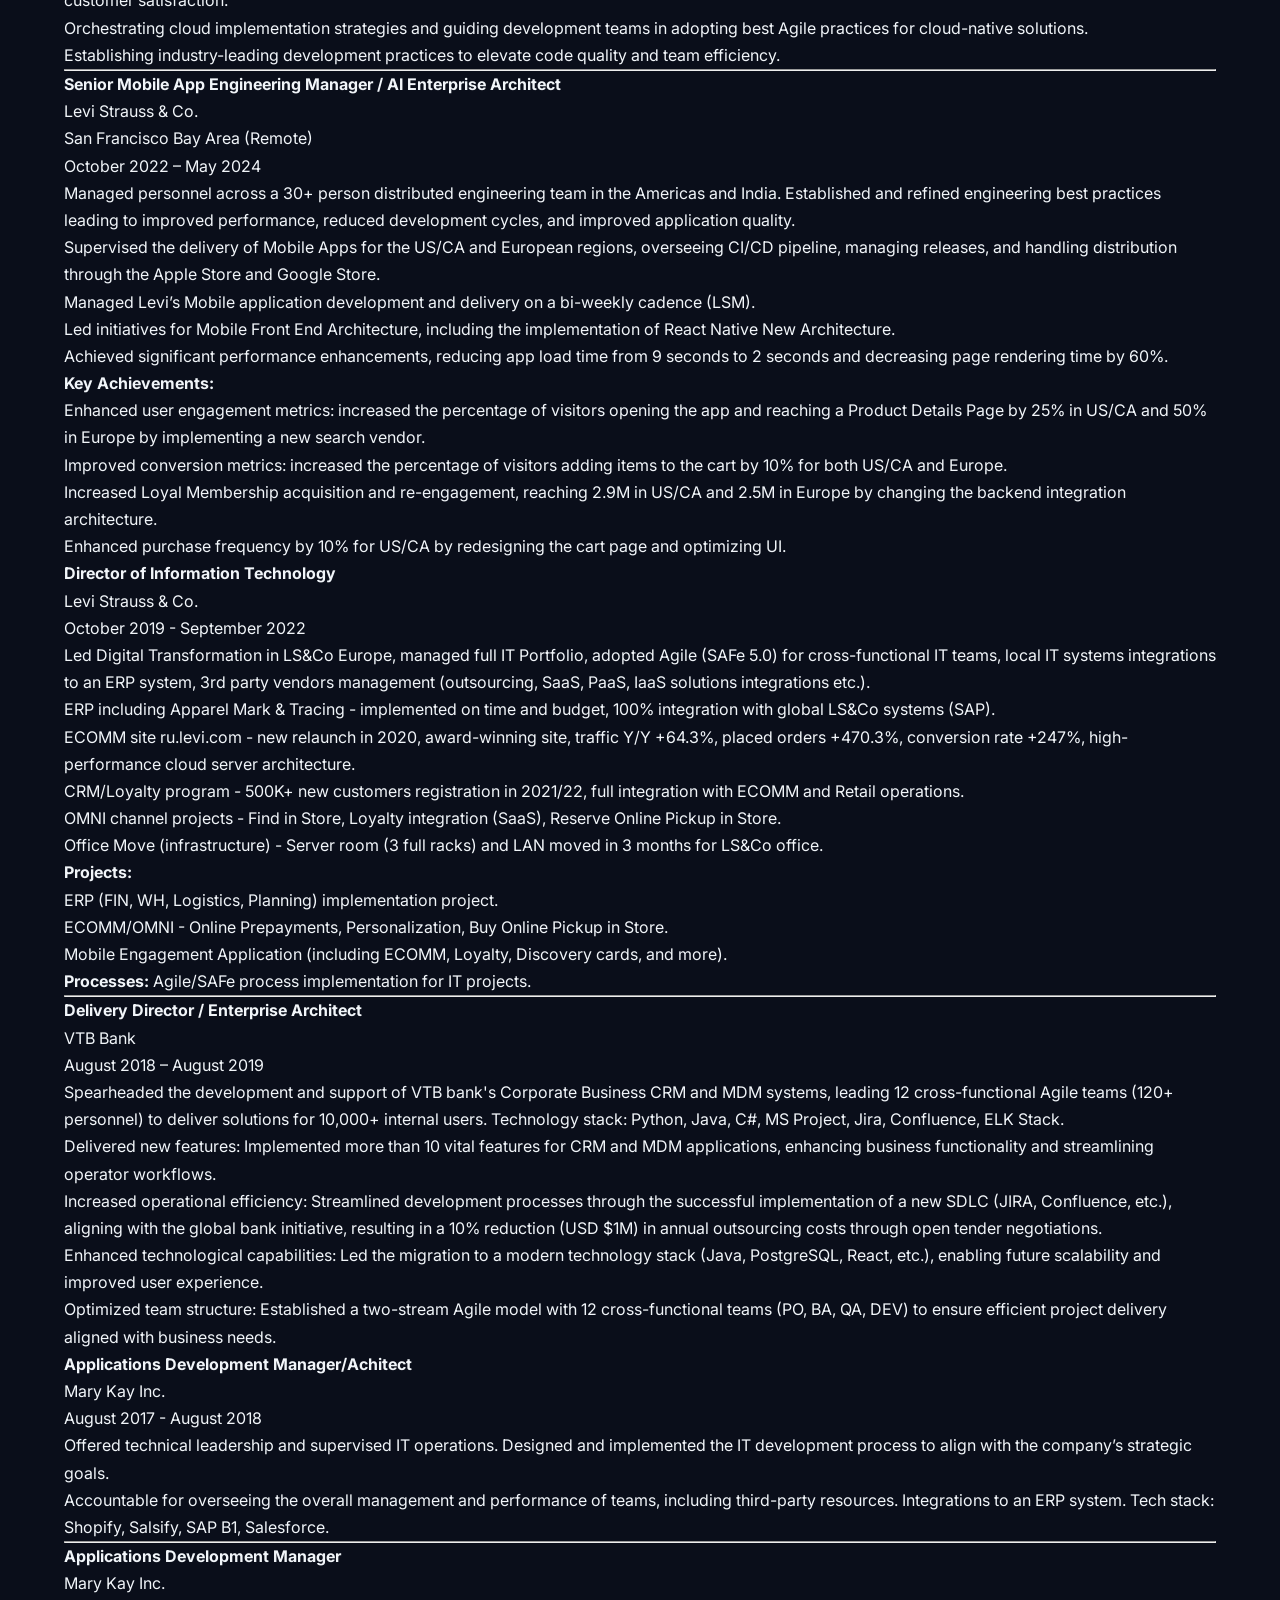
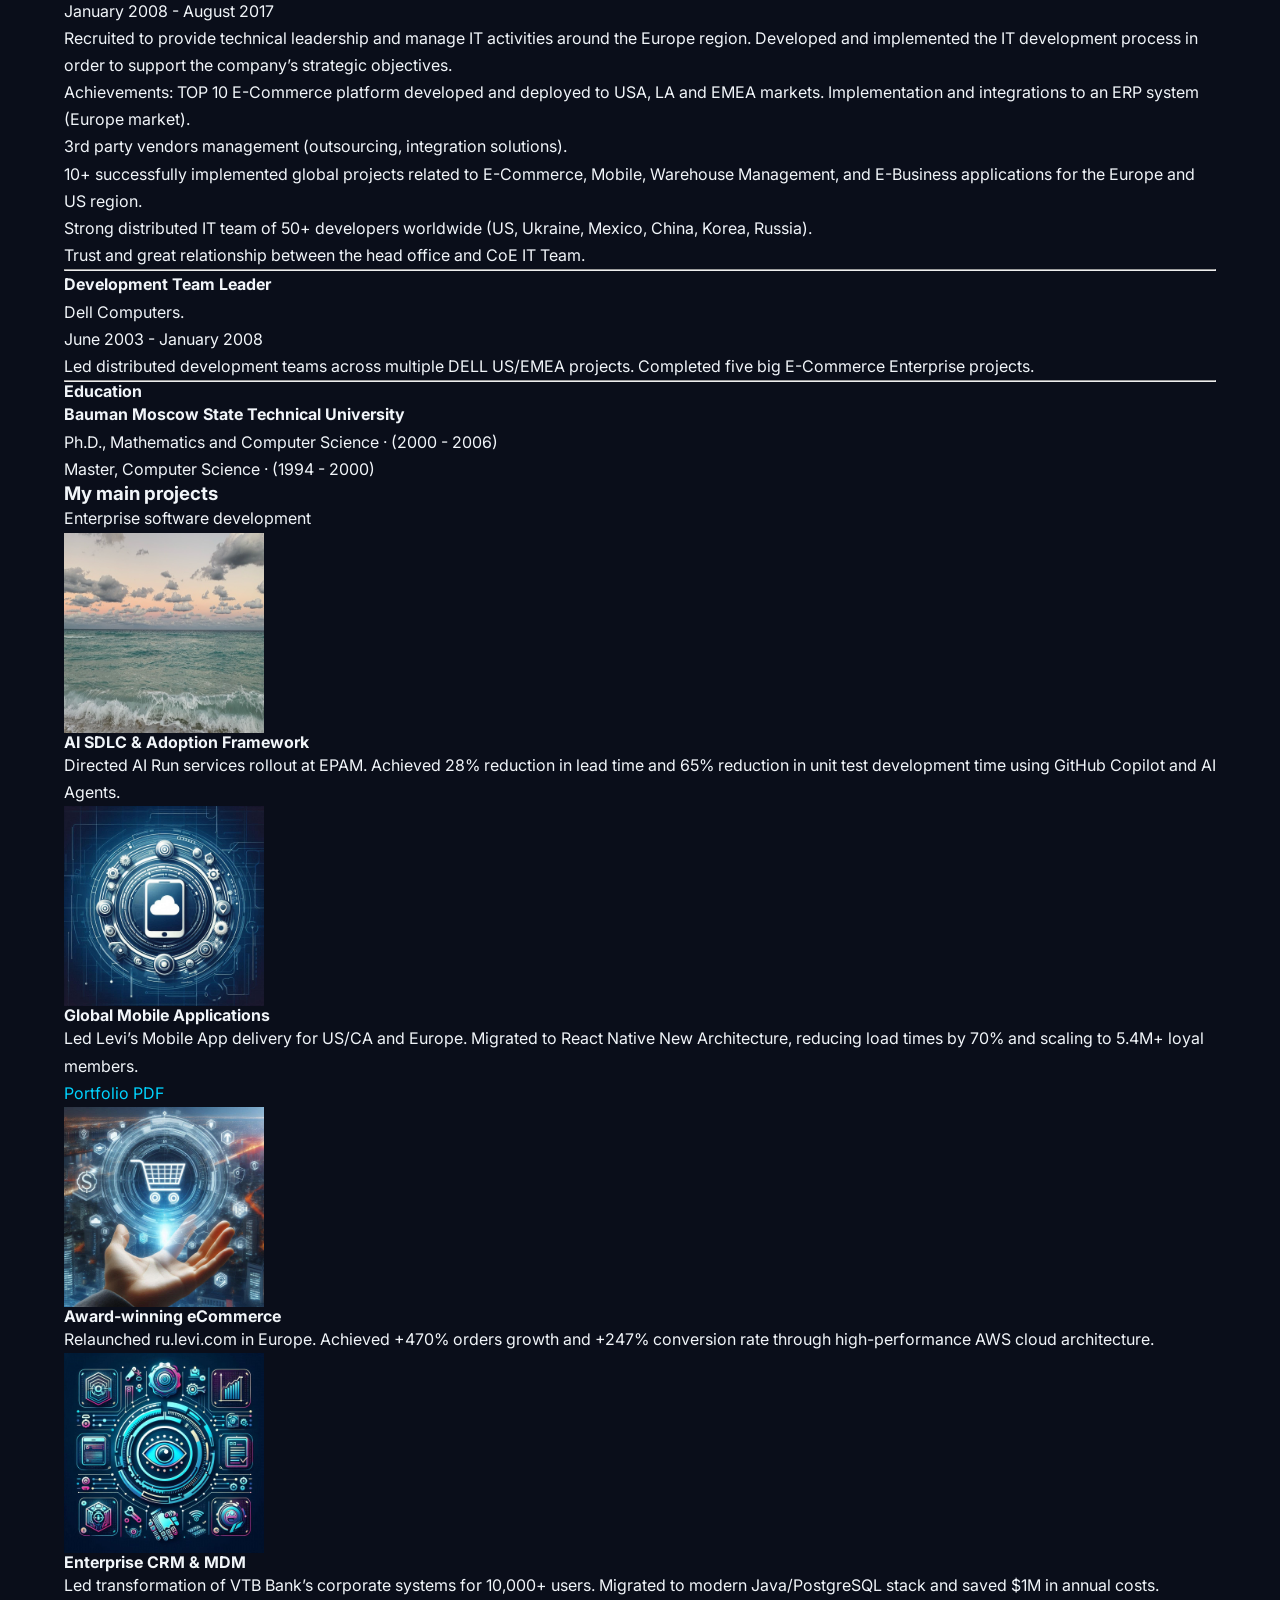
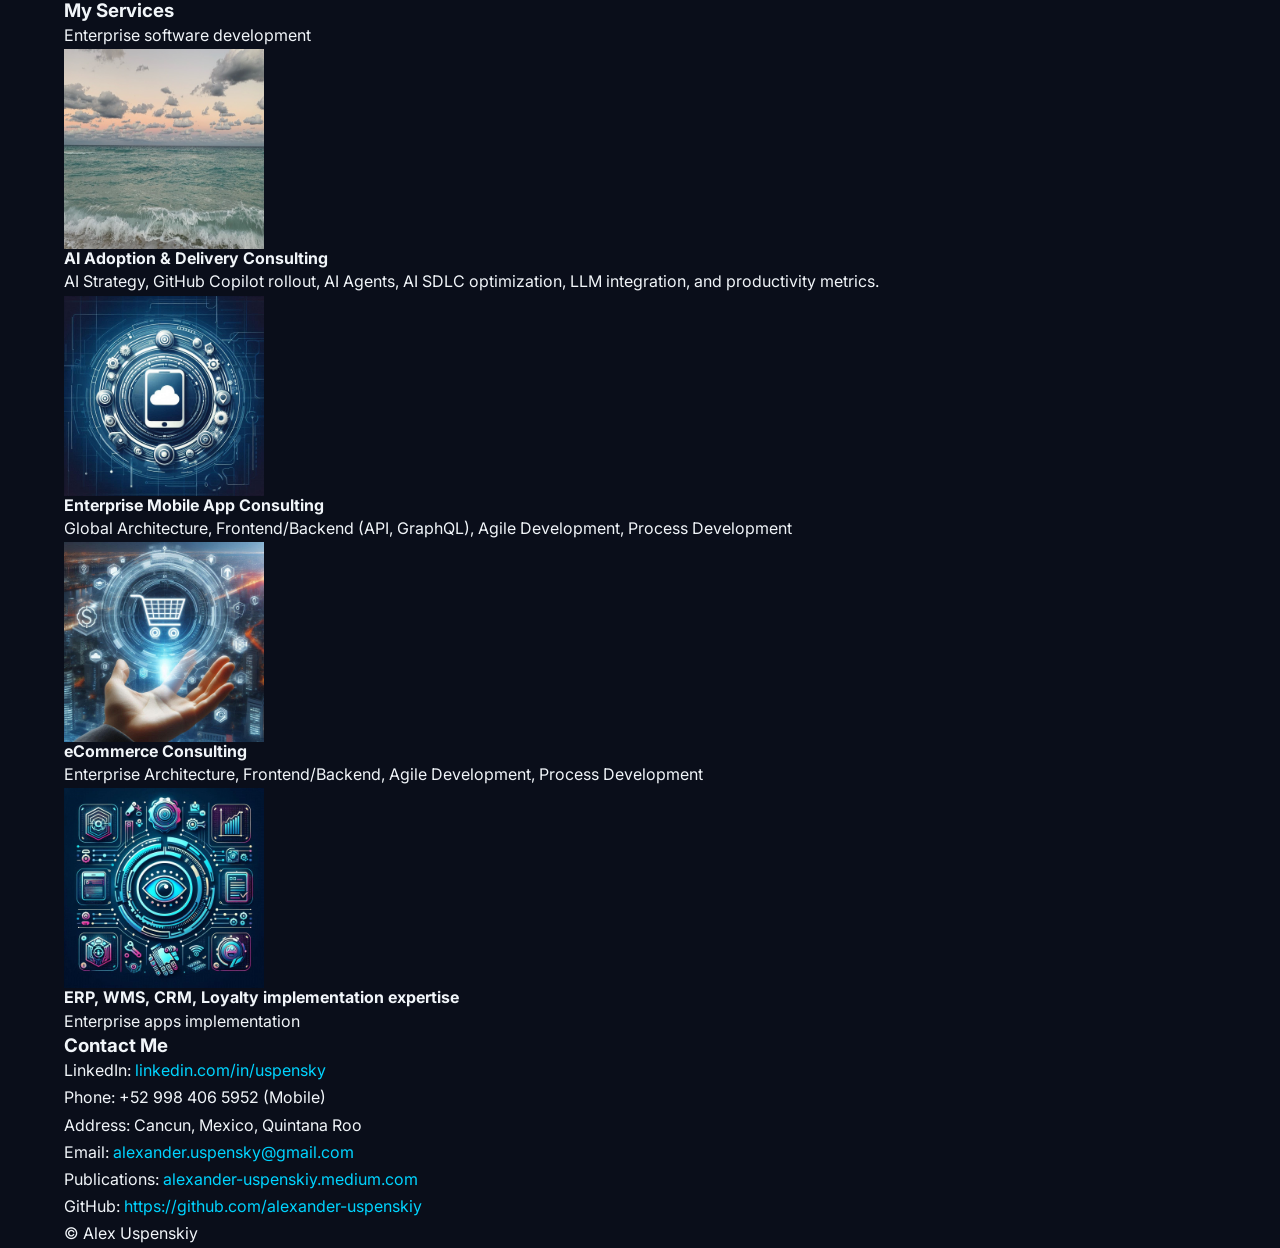
<file: index_backup.html>
<!DOCTYPE HTML>

<html>

<head>
	<title>Alex Uspenskiy Profile</title>
	<meta charset="utf-8" />
	<meta name="viewport" content="width=device-width, initial-scale=1, user-scalable=no" />
	<link rel="stylesheet" href="assets/css/main.css" />
	<link rel="icon" href="images/icon.jpg" type="image/jpeg" />
</head>
<!-- Google tag (gtag.js) -->
<script async src="https://www.googletagmanager.com/gtag/js?id=G-26LK8EK35B"></script>
<script>
	window.dataLayer = window.dataLayer || [];
	function gtag() { dataLayer.push(arguments); }
	gtag('js', new Date());

	gtag('config', 'G-26LK8EK35B');
</script>

<body class="is-preload">

	<!-- Header -->
	<section id="header">
		<header>
			<span class="image avatar"><img src="images/avatar.jpg" alt="" /></span>
			<h1 id="logo">Alex Uspenskiy</h1>
			<p class="small-font">AI Programs | AI SDLC | Delivery and Program Director | AI/ML | Solutions Architect |
				3 x Cloud Certified AWS, Azure | Agile Expert (SAFe, CSM) | eCommerce, Web, Mobile Apps </br>My
				publications: <a href="https://alexander-uspenskiy.medium.com">alexander-uspenskiy.medium.com</a></p>
		</header>
		<nav id="nav">
			<ul>
				<li><a href="#one" class="active">About</a></li>
				<li><a href="#two">My Experience</a></li>
				<li><a href="#three">Projects and Services</a></li>
				<li><a href="#four">Contact</a></li>
			</ul>
		</nav>
		<footer>
			<ul class="icons">

				<li><a href="https://www.facebook.com/alexandre.uspenskiy" class="icon brands fa-facebook-f"><span
							class="label">Facebook</span></a></li>

				<li><a href="mailto:alexander.uspensky@gmail.com" class="icon solid fa-envelope"><span
							class="label">Email</span></a></li>
			</ul>
		</footer>
	</section>

	<!-- Wrapper -->
	<div id="wrapper">

		<!-- Main -->
		<div id="main">

			<!-- One -->
			<section id="one">
				<div class="image main" data-position="center">
					<img src="images/banner.jpeg" alt="" />
				</div>
				<div class="container">
					<header class="major">
						<h2>Alex Uspenskiy</h2>
						About me
					</header></br>

					</header>
					<p>Hi, my name is Alexander Uspenskiy. I am a proven IT leader with a track record of driving and
						delivering successful large-scale projects and programs in AI Adoption (GitHub Copilot, Cursor,
						AI Agents), e-commerce, ERP, CRM, and digital transformation. Defined and implemented strategic
						product roadmaps, built and led high-performing teams, and delivered measurable results. Skilled
						communicator and facilitator adept at managing complex $10-100 million dollar projects from
						inception to implementation. Certified Agile expert (CSM, SAFe). Certified Cloud Architect (AWS,
						Azure). Additional expertise includes:
					<table style="border-collapse: collapse; width: 100%; background-color: white;">
						<tr>
							<td style="border: none;">
								<ul>
									<li>AI Adoption & Delivery</li>
									<li>Enterprise scale Programs</li>
									<li>Cloud Certified Architect (AWS, Azure)</li>
									<li>Agile approach (CSM, SAFe 5.0)</li>
									<li>Project Management</li>
									<li>Budget Management</li>
									<li>Vendor Management</li>
									<li>Technical and Architect Management</li>
									<li>Risk Management</li>
								</ul>
							</td>
							<td style="border: none;">
								<ul>
									<li>Change Management</li>
									<li>Release Management</li>
									<li>Strategic Planning</li>
									<li>Process Development</li>
									<li>Relationship Management</li>
									<li>Team Building</li>
									<li>Problem Solving</li>
								</ul>
							</td>
						</tr>
					</table>
					<style>
						/* General styling for images in the div */
						.banner-container {
							display: flex;
							justify-content: space-around;
							/* Ensure even distribution of images */
							align-items: flex-start;
							/* Aligns the images vertically at the top */
							flex-wrap: wrap;
							/* Wrap the images when necessary */
							gap: 10px;
							/* Adds space between the images */
						}

						.banner-container div {
							display: flex;
							justify-content: center;
							align-items: center;
							flex-basis: 150px;
							/* Ensures each image block takes equal space */
						}

						.banner-container img {
							width: 150px;
							height: 150px;
						}

						/* Responsive design for small screens */
						@media screen and (max-width: 768px) {
							.banner-container {
								justify-content: space-evenly;
								/* Distribute images evenly on smaller screens */
								align-items: flex-start;
								/* Aligns images vertically at the top */
							}

							.banner-container img {
								width: 120px;
								height: 120px;
								/* Reduce size for tablets */
							}
						}

						/* Further reduce size for very small screens like phones */
						@media screen and (max-width: 480px) {
							.banner-container {
								justify-content: space-evenly;
								/* Ensure images are well distributed */
								align-items: flex-start;
								/* Align images vertically on small screens */
							}

							.banner-container img {
								width: 100px;
								height: 100px;
								/* Reduce size for phones */
							}
						}
					</style>



					<div class="banner-container">
						<div>
							<img src="images/AWS_Pract.png" alt="AWS Certified Practitioner banner">
						</div>
						<div>
							<img src="images/solution_archtect.png" alt="AWS Certified Architect banner">
						</div>
						<div>
							<img src="images/Safe_bage_300px.png" alt="SAFe">
						</div>
						<div>
							<img src="images/Azure.png" alt="Azure">
						</div>
						<div>
							<img src="images/csm.png" alt="CSM">
						</div>
					</div>





				</div>
			</section>

			<!-- Two -->
			<section id="two">
				<div class="container">
					<h3>My Experience</h3>
					<a href="resume_portfolio_src.html" target="_blank">View/Print Latest Portfolio &
						Resume</a></br></br>
					<p>
						<b>Delivery Manager - AI Programs</b>
						<br>EPAM Systems
						<br>Feb 2025 – Present
					<ul>
						<li><b>AI Adoption & Delivery:</b> Leading initiatives for AI Adoption (GitHub Copilot, Cursor,
							etc.) and AI Agents implementation across a diverse client portfolio.</li>
						<li><b>Productivity Metrics:</b> Developed advanced AI Productivity metrics and dashboards using
							Jira, GitHub, GitLab, Azure DevOps, and GitHub Copilot to track and optimize delivery
							efficiency.</li>
						<li><b>SDLC Optimization:</b> Directed the rollout of "AI Run" services across the SDLC for
							multiple clients, achieving:
							<ul>
								<li>28% reduction in User Story lead time.</li>
								<li>65% reduction in Unit Test development time.</li>
								<li>26% overall improvement in team productivity.</li>
							</ul>
						</li>
						<li><b>AI Agents Deployment:</b> Successfully deployed AI Agents for BA, QA, Dev, and Doc,
							resulting in 20-35% performance growth.</li>
						<li><b>IoT & Cloud Strategy:</b> Managed IoT (digital twins) projects, improving deployment
							frequency by 25% and reducing failure rates via AI Run framework.</li>
						<li><b>Model Fine-Tuning:</b> Customizing and fine-tuning LLMs and Stable Diffusion models,
							reducing inference time by 20%.</li>
					</ul>
					</p>
					<hr>
					<p>
						<b>Independent Contractor - AI and Ecom Programs</b>
						<br>Hesperis.ai
						<br>May 2024 – Feb 2025
					<ul>
						<li>Leading strategic Agile initiatives and AI adoption for eCommerce projects, resulting in a
							20% reduction in project delivery time and a 15% increase in customer satisfaction.</li>
						<li>Orchestrating cloud implementation strategies and guiding development teams in adopting best
							Agile practices for cloud-native solutions.</li>
						<li>Establishing industry-leading development practices to elevate code quality and team
							efficiency.</li>
					</ul>
					</p>
					<hr>
					<p>
						<b>Senior Mobile App Engineering Manager / AI Enterprise Architect</b>
						<br>Levi Strauss & Co.
						<br>San Francisco Bay Area (Remote)
						<br>October 2022 – May 2024
					<ul>
						<li>Managed personnel across a 30+ person distributed engineering team in the Americas and
							India. Established and refined engineering best practices leading to improved performance,
							reduced development cycles, and improved application quality.</li>
						<li>Supervised the delivery of Mobile Apps for the US/CA and European regions, overseeing CI/CD
							pipeline, managing releases, and handling distribution through the Apple Store and Google
							Store.</li>
						<li>Managed Levi’s Mobile application development and delivery on a bi-weekly cadence (LSM).
						</li>
						<li>Led initiatives for Mobile Front End Architecture, including the implementation of React
							Native New Architecture.</li>
						<li>Achieved significant performance enhancements, reducing app load time from 9 seconds to 2
							seconds and decreasing page rendering time by 60%.</li>
					</ul>



					<b>Key Achievements:</b>
					<ul>
						<li>Enhanced user engagement metrics: increased the percentage of visitors opening the app and
							reaching a Product Details Page by 25% in US/CA and 50% in Europe by implementing a new
							search vendor.</li>
						<li>Improved conversion metrics: increased the percentage of visitors adding items to the cart
							by 10% for both US/CA and Europe.</li>
						<li>Increased Loyal Membership acquisition and re-engagement, reaching 2.9M in US/CA and 2.5M in
							Europe by changing the backend integration architecture.</li>
						<li>Enhanced purchase frequency by 10% for US/CA by redesigning the cart page and optimizing UI.
						</li>
					</ul>
					</p>
					<p>
						<b>Director of Information Technology</b>
						<br>Levi Strauss & Co.
						<br>October 2019 - September 2022
						<br>
					<ul>
						<li>Led Digital Transformation in LS&Co Europe, managed full IT Portfolio, adopted Agile (SAFe
							5.0) for cross-functional IT teams, local IT systems integrations to an ERP system, 3rd
							party vendors management (outsourcing, SaaS, PaaS, IaaS solutions integrations etc.).</li>
						<li>ERP including Apparel Mark & Tracing - implemented on time and budget, 100% integration with
							global LS&Co systems (SAP).</li>
						<li>ECOMM site ru.levi.com - new relaunch in 2020, award-winning site, traffic Y/Y +64.3%,
							placed orders +470.3%, conversion rate +247%, high-performance cloud server architecture.
						</li>
						<li>CRM/Loyalty program - 500K+ new customers registration in 2021/22, full integration with
							ECOMM and Retail operations.</li>
						<li>OMNI channel projects - Find in Store, Loyalty integration (SaaS), Reserve Online Pickup in
							Store.</li>
						<li>Office Move (infrastructure) - Server room (3 full racks) and LAN moved in 3 months for
							LS&Co office.</li>
					</ul>
					<b>Projects:</b>
					<ul>
						<li>ERP (FIN, WH, Logistics, Planning) implementation project.</li>
						<li>ECOMM/OMNI - Online Prepayments, Personalization, Buy Online Pickup in Store.</li>
						<li>Mobile Engagement Application (including ECOMM, Loyalty, Discovery cards, and more).</li>
					</ul>
					<b>Processes:</b> Agile/SAFe process implementation for IT projects.
					</p>
					<hr>

					<p>
						<b>Delivery Director / Enterprise Architect</b>
						<br>VTB Bank
						<br>August 2018 – August 2019
						<br>
					<ul>
						<li>Spearheaded the development and support of VTB bank's Corporate Business CRM and MDM
							systems, leading 12 cross-functional Agile teams (120+ personnel) to deliver solutions for
							10,000+ internal users. Technology stack: Python, Java, C#, MS Project, Jira, Confluence,
							ELK Stack.</li>
						<li>Delivered new features: Implemented more than 10 vital features for CRM and MDM
							applications, enhancing business functionality and streamlining operator workflows.</li>
						<li>Increased operational efficiency: Streamlined development processes through the successful
							implementation of a new SDLC (JIRA, Confluence, etc.), aligning with the global bank
							initiative, resulting in a 10% reduction (USD $1M) in annual outsourcing costs through open
							tender negotiations.</li>
						<li>Enhanced technological capabilities: Led the migration to a modern technology stack (Java,
							PostgreSQL, React, etc.), enabling future scalability and improved user experience.</li>
						<li>Optimized team structure: Established a two-stream Agile model with 12 cross-functional
							teams (PO, BA, QA, DEV) to ensure efficient project delivery aligned with business needs.
						</li>
					</ul>
					</p>

					<p>
						<b>Applications Development Manager/Achitect</b>
						<br>Mary Kay Inc.
						<br>August 2017 - August 2018
						<br>
					<ul>
						<li>Offered technical leadership and supervised IT operations. Designed and implemented the IT
							development process to align with the company’s strategic goals.</li>
						<li>Accountable for overseeing the overall management and performance of teams, including
							third-party resources. Integrations to an ERP system. Tech stack: Shopify, Salsify, SAP B1,
							Salesforce.</li>
					</ul>
					</p>
					<hr>

					<p>
						<b>Applications Development Manager</b>
						<br>Mary Kay Inc.
						<br>January 2008 - August 2017
						<br>
					<ul>
						<li>Recruited to provide technical leadership and manage IT activities around the Europe region.
							Developed and implemented the IT development process in order to support the company’s
							strategic objectives.</li>
						<li>Achievements: TOP 10 E-Commerce platform developed and deployed to USA, LA and EMEA markets.
							Implementation and integrations to an ERP system (Europe market).</li>
						<li>3rd party vendors management (outsourcing, integration solutions).</li>
						<li>10+ successfully implemented global projects related to E-Commerce, Mobile, Warehouse
							Management, and E-Business applications for the Europe and US region.</li>
						<li>Strong distributed IT team of 50+ developers worldwide (US, Ukraine, Mexico, China, Korea,
							Russia).</li>
						<li>Trust and great relationship between the head office and CoE IT Team.</li>
					</ul>
					</p>
					<hr>

					<p>
						<b>Development Team Leader</b>
						<br>Dell Computers.
						<br>June 2003 - January 2008
						<br>
					<ul>
						<li>Led distributed development teams across multiple DELL US/EMEA projects. Completed five big
							E-Commerce Enterprise projects.</li>
					</ul>
					</p>
					<hr>

					<h4>Education</h4>
					<p>
						<b>Bauman Moscow State Technical University</b>
						<br>Ph.D., Mathematics and Computer Science · (2000 - 2006)
						<br>Master, Computer Science · (1994 - 2000)
					</p>
				</div>
			</section>

			<!-- Three -->
			<section id="three">
				<div class="container">
					<h3>My main projects</h3>
					<p>Enterprise software development</p>
					<div class="features">
						<article>
							<a href="#" class="image"><img src="images/banner.jpeg" alt=""
									style="width: 200px; height: 200px;" /></a>
							<div class="inner">
								<h4>AI SDLC & Adoption Framework</h4>
								<p>Directed AI Run services rollout at EPAM. Achieved 28% reduction in lead time and 65%
									reduction in unit test development time using GitHub Copilot and AI Agents.</p>
							</div>
						</article>

						<article>
							<a href="#" class="image"><img src="images/mobile.jpg" alt=""
									style="width: 200px; height: 200px;" /></a>
							<div class="inner">
								<h4>Global Mobile Applications</h4>
								<p>Led Levi’s Mobile App delivery for US/CA and Europe. Migrated to React Native New
									Architecture, reducing load times by 70% and scaling to 5.4M+ loyal members.</p>
								<a href="/assets/Docs/Alex_Uspenskiy_Mobile_Portfolio.pdf">Portfolio PDF</a>
							</div>
						</article>

						<article>
							<a href="#" class="image"><img src="images/ecomm.jpg" alt=""
									style="width: 200px; height: 200px;" /></a>
							<div class="inner">
								<h4>Award-winning eCommerce</h4>
								<p>Relaunched ru.levi.com in Europe. Achieved +470% orders growth and +247% conversion
									rate through high-performance AWS cloud architecture.</p>
							</div>
						</article>

						<article>
							<a href="#" class="image"><img src="images/ent_apps.jpg" alt=""
									style="width: 200px; height: 200px;" /></a>
							<div class="inner">
								<h4>Enterprise CRM & MDM</h4>
								<p>Led transformation of VTB Bank’s corporate systems for 10,000+ users. Migrated to
									modern Java/PostgreSQL stack and saved $1M in annual costs.</p>
							</div>
						</article>

					</div>

					<h3>My Services</h3>
					<p>Enterprise software development</p>
					<div class="features">
						<article>
							<a href="#" class="image"><img src="images/banner.jpeg" alt=""
									style="width: 200px; height: 200px;" /></a>
							<div class="inner">
								<h4>AI Adoption & Delivery Consulting</h4>
								<p>AI Strategy, GitHub Copilot rollout, AI Agents, AI SDLC optimization, LLM
									integration, and productivity metrics.</p>
							</div>
						</article>

						<article>
							<a href="#" class="image"><img src="images/mobile.jpg" alt=""
									style="width: 200px; height: 200px;" /></a>
							<div class="inner">
								<h4>Enterprise Mobile App Consulting</h4>
								<p>Global Architecture, Frontend/Backend (API, GraphQL), Agile Development, Process
									Development</p>

							</div>
						</article>

						<article>
							<a href="#" class="image"><img src="images/ecomm.jpg" alt=""
									style="width: 200px; height: 200px;" /></a>
							<div class="inner">
								<h4>eCommerce Consulting</h4>
								<p>Enterprise Architecture, Frontend/Backend, Agile Development, Process Development
								</p>
							</div>
						</article>

						<article>
							<a href="#" class="image"><img src="images/ent_apps.jpg" alt=""
									style="width: 200px; height: 200px;" /></a>
							<div class="inner">
								<h4>ERP, WMS, CRM, Loyalty implementation expertise</h4>
								<p>Enterprise apps implementation</p>
							</div>
						</article>

					</div>
				</div>
			</section>

			<!-- Four -->
			<section id="four">
				<div class="container">
					<h3>Contact Me</h3>
					<p>LinkedIn: <a href="https://linkedin.com/in/uspensky">linkedin.com/in/uspensky</a></br>
						Phone: +52 998 406 5952 (Mobile)</br>
						Address: Cancun, Mexico, Quintana Roo</br>
						Email: <a href="mailto:alexander.uspensky@gmail.com">alexander.uspensky@gmail.com</a></br>
						Publications: <a href="alexander-uspenskiy.medium.com">alexander-uspenskiy.medium.com</a></br>
						GitHub: <a
							href="https://github.com/alexander-uspenskiy">https://github.com/alexander-uspenskiy</a>
					</p>


				</div>


			</section>

			<!-- Five -->
			<!--     Corris Hello!    CorrisBranch Edition!
							<section id="five">
								<div class="container">
									<h3>Elements</h3>

									<section>
										<h4>Text</h4>
										<p>This is <b>bold</b> and this is <strong>strong</strong>. This is <i>italic</i> and this is <em>emphasized</em>.
										This is <sup>superscript</sup> text and this is <sub>subscript</sub> text.
										This is <u>underlined</u> and this is code: <code>for (;;) { ... }</code>. Finally, <a href="#">this is a link</a>.</p>
										<hr />
										<header>
											<h4>Heading with a Subtitle</h4>
											<p>Lorem ipsum dolor sit amet nullam id egestas urna aliquam</p>
										</header>
										<p>Nunc lacinia ante nunc ac lobortis. Interdum adipiscing gravida odio porttitor sem non mi integer non faucibus ornare mi ut ante amet placerat aliquet. Volutpat eu sed ante lacinia sapien lorem accumsan varius montes viverra nibh in adipiscing blandit tempus accumsan.</p>
										<header>
											<h5>Heading with a Subtitle</h5>
											<p>Lorem ipsum dolor sit amet nullam id egestas urna aliquam</p>
										</header>
										<p>Nunc lacinia ante nunc ac lobortis. Interdum adipiscing gravida odio porttitor sem non mi integer non faucibus ornare mi ut ante amet placerat aliquet. Volutpat eu sed ante lacinia sapien lorem accumsan varius montes viverra nibh in adipiscing blandit tempus accumsan.</p>
										<hr />
										<h2>Heading Level 2</h2>
										<h3>Heading Level 3</h3>
										<h4>Heading Level 4</h4>
										<h5>Heading Level 5</h5>
										<h6>Heading Level 6</h6>
										<hr />
										<h5>Blockquote</h5>
										<blockquote>Fringilla nisl. Donec accumsan interdum nisi, quis tincidunt felis sagittis eget tempus euismod. Vestibulum ante ipsum primis in faucibus vestibulum. Blandit adipiscing eu felis iaculis volutpat ac adipiscing accumsan faucibus. Vestibulum ante ipsum primis in faucibus lorem ipsum dolor sit amet nullam adipiscing eu felis.</blockquote>
										<h5>Preformatted</h5>
										<pre><code>i = 0;

while (!deck.isInOrder()) {
    print 'Iteration ' + i;
    deck.shuffle();
    i++;
}

print 'It took ' + i + ' iterations to sort the deck.';</code></pre>
									</section>

									<section>
										<h4>Lists</h4>
										<div class="row">
											<div class="col-6 col-12-xsmall">
												<h5>Unordered</h5>
												<ul>
													<li>Dolor pulvinar etiam magna etiam.</li>
													<li>Sagittis adipiscing lorem eleifend.</li>
													<li>Felis enim feugiat dolore viverra.</li>
												</ul>
												<h5>Alternate</h5>
												<ul class="alt">
													<li>Dolor pulvinar etiam magna etiam.</li>
													<li>Sagittis adipiscing lorem eleifend.</li>
													<li>Felis enim feugiat dolore viverra.</li>
												</ul>
											</div>
											<div class="col-6 col-12-xsmall">
												<h5>Ordered</h5>
												<ol>
													<li>Dolor pulvinar etiam magna etiam.</li>
													<li>Etiam vel felis at lorem sed viverra.</li>
													<li>Felis enim feugiat dolore viverra.</li>
													<li>Dolor pulvinar etiam magna etiam.</li>
													<li>Etiam vel felis at lorem sed viverra.</li>
													<li>Felis enim feugiat dolore viverra.</li>
												</ol>
												<h5>Icons</h5>
												<ul class="icons">
													<li><a href="#" class="icon brands fa-twitter"><span class="label">Twitter</span></a></li>
													<li><a href="#" class="icon brands fa-facebook-f"><span class="label">Facebook</span></a></li>
													<li><a href="#" class="icon brands fa-instagram"><span class="label">Instagram</span></a></li>
													<li><a href="#" class="icon brands fa-github"><span class="label">Github</span></a></li>
													<li><a href="#" class="icon brands fa-dribbble"><span class="label">Dribbble</span></a></li>
													<li><a href="#" class="icon brands fa-tumblr"><span class="label">Tumblr</span></a></li>
												</ul>
											</div>
										</div>
										<h5>Actions</h5>
										<ul class="actions">
											<li><a href="#" class="button primary">Default</a></li>
											<li><a href="#" class="button">Default</a></li>
											<li><a href="#" class="button alt">Default</a></li>
										</ul>
										<ul class="actions small">
											<li><a href="#" class="button primary small">Small</a></li>
											<li><a href="#" class="button small">Small</a></li>
											<li><a href="#" class="button alt small">Small</a></li>
										</ul>
										<div class="row">
											<div class="col-3 col-6-medium col-12-xsmall">
												<ul class="actions stacked">
													<li><a href="#" class="button primary">Default</a></li>
													<li><a href="#" class="button">Default</a></li>
													<li><a href="#" class="button alt">Default</a></li>
												</ul>
											</div>
											<div class="col-3 col-6 col-12-xsmall">
												<ul class="actions stacked">
													<li><a href="#" class="button primary small">Small</a></li>
													<li><a href="#" class="button small">Small</a></li>
													<li><a href="#" class="button alt small">Small</a></li>
												</ul>
											</div>
											<div class="col-3 col-6-medium col-12-xsmall">
												<ul class="actions stacked">
													<li><a href="#" class="button primary fit">Default</a></li>
													<li><a href="#" class="button fit">Default</a></li>
													<li><a href="#" class="button alt fit">Default</a></li>
												</ul>
											</div>
											<div class="col-3 col-6-medium col-12-xsmall">
												<ul class="actions stacked">
													<li><a href="#" class="button primary small fit">Small</a></li>
													<li><a href="#" class="button small fit">Small</a></li>
													<li><a href="#" class="button alt small fit">Small</a></li>
												</ul>
											</div>
										</div>
									</section>

									<section>
										<h4>Table</h4>
										<h5>Default</h5>
										<div class="table-wrapper">
											<table>
												<thead>
													<tr>
														<th>Name</th>
														<th>Description</th>
														<th>Price</th>
													</tr>
												</thead>
												<tbody>
													<tr>
														<td>Item One</td>
														<td>Ante turpis integer aliquet porttitor.</td>
														<td>29.99</td>
													</tr>
													<tr>
														<td>Item Two</td>
														<td>Vis ac commodo adipiscing arcu aliquet.</td>
														<td>19.99</td>
													</tr>
													<tr>
														<td>Item Three</td>
														<td> Morbi faucibus arcu accumsan lorem.</td>
														<td>29.99</td>
													</tr>
													<tr>
														<td>Item Four</td>
														<td>Vitae integer tempus condimentum.</td>
														<td>19.99</td>
													</tr>
													<tr>
														<td>Item Five</td>
														<td>Ante turpis integer aliquet porttitor.</td>
														<td>29.99</td>
													</tr>
												</tbody>
												<tfoot>
													<tr>
														<td colspan="2"></td>
														<td>100.00</td>
													</tr>
												</tfoot>
											</table>
										</div>

										<h5>Alternate</h5>
										<div class="table-wrapper">
											<table class="alt">
												<thead>
													<tr>
														<th>Name</th>
														<th>Description</th>
														<th>Price</th>
													</tr>
												</thead>
												<tbody>
													<tr>
														<td>Item One</td>
														<td>Ante turpis integer aliquet porttitor.</td>
														<td>29.99</td>
													</tr>
													<tr>
														<td>Item Two</td>
														<td>Vis ac commodo adipiscing arcu aliquet.</td>
														<td>19.99</td>
													</tr>
													<tr>
														<td>Item Three</td>
														<td> Morbi faucibus arcu accumsan lorem.</td>
														<td>29.99</td>
													</tr>
													<tr>
														<td>Item Four</td>
														<td>Vitae integer tempus condimentum.</td>
														<td>19.99</td>
													</tr>
													<tr>
														<td>Item Five</td>
														<td>Ante turpis integer aliquet porttitor.</td>
														<td>29.99</td>
													</tr>
												</tbody>
												<tfoot>
													<tr>
														<td colspan="2"></td>
														<td>100.00</td>
													</tr>
												</tfoot>
											</table>
										</div>
									</section>

									<section>
										<h4>Buttons</h4>
										<ul class="actions">
											<li><a href="#" class="button primary">Primary</a></li>
											<li><a href="#" class="button">Default</a></li>
											<li><a href="#" class="button alt">Alternate</a></li>
										</ul>
										<ul class="actions">
											<li><a href="#" class="button primary large">Large</a></li>
											<li><a href="#" class="button">Default</a></li>
											<li><a href="#" class="button alt small">Small</a></li>
										</ul>
										<ul class="actions fit">
											<li><a href="#" class="button primary fit">Fit</a></li>
											<li><a href="#" class="button fit">Fit</a></li>
											<li><a href="#" class="button alt fit">Fit</a></li>
										</ul>
										<ul class="actions fit small">
											<li><a href="#" class="button primary fit small">Fit + Small</a></li>
											<li><a href="#" class="button fit small">Fit + Small</a></li>
											<li><a href="#" class="button alt fit small">Fit + Small</a></li>
										</ul>
										<ul class="actions">
											<li><a href="#" class="button primary icon solid fa-download">Icon</a></li>
											<li><a href="#" class="button icon solid fa-download">Icon</a></li>
											<li><a href="#" class="button alt icon solid fa-check">Icon</a></li>
										</ul>
										<ul class="actions">
											<li><span class="button primary disabled">Primary</span></li>
											<li><span class="button disabled">Default</span></li>
											<li><span class="button alt disabled">Alternate</span></li>
										</ul>
									</section>

									<section>
										<h4>Form</h4>
										<form method="post" action="#">
											<div class="row gtr-uniform">
												<div class="col-6 col-12-xsmall">
													<input type="text" name="demo-name" id="demo-name" value="" placeholder="Name" />
												</div>
												<div class="col-6 col-12-xsmall">
													<input type="email" name="demo-email" id="demo-email" value="" placeholder="Email" />
												</div>
												<div class="col-12">
													<select name="demo-category" id="demo-category">
														<option value="">- Category -</option>
														<option value="1">Manufacturing</option>
														<option value="1">Shipping</option>
														<option value="1">Administration</option>
														<option value="1">Human Resources</option>
													</select>
												</div>
												<div class="col-4 col-12-medium">
													<input type="radio" id="demo-priority-low" name="demo-priority" checked>
													<label for="demo-priority-low">Low Priority</label>
												</div>
												<div class="col-4 col-12-medium">
													<input type="radio" id="demo-priority-normal" name="demo-priority">
													<label for="demo-priority-normal">Normal Priority</label>
												</div>
												<div class="col-4 col-12-medium">
													<input type="radio" id="demo-priority-high" name="demo-priority">
													<label for="demo-priority-high">High Priority</label>
												</div>
												<div class="col-6 col-12-medium">
													<input type="checkbox" id="demo-copy" name="demo-copy">
													<label for="demo-copy">Email me a copy of this message</label>
												</div>
												<div class="col-6 col-12-medium">
													<input type="checkbox" id="demo-human" name="demo-human" checked>
													<label for="demo-human">I am a human and not a robot</label>
												</div>
												<div class="col-12">
													<textarea name="demo-message" id="demo-message" placeholder="Enter your message" rows="6"></textarea>
												</div>
												<div class="col-12">
													<ul class="actions">
														<li><input type="submit" value="Send Message" /></li>
														<li><input type="reset" value="Reset" class="alt" /></li>
													</ul>
												</div>
											</div>
										</form>
									</section>

									<section>
										<h4>Image</h4>
										<h5>Fit</h5>
										<span class="image fit"><img src="images/banner.jpg" alt="" /></span>
										<div class="box alt">
											<div class="row gtr-50 gtr-uniform">
												<div class="col-4"><span class="image fit"><img src="images/pic01.jpg" alt="" /></span></div>
												<div class="col-4"><span class="image fit"><img src="images/pic02.jpg" alt="" /></span></div>
												<div class="col-4"><span class="image fit"><img src="images/pic03.jpg" alt="" /></span></div>
												<div class="col-4"><span class="image fit"><img src="images/pic02.jpg" alt="" /></span></div>
												<div class="col-4"><span class="image fit"><img src="images/pic03.jpg" alt="" /></span></div>
												<div class="col-4"><span class="image fit"><img src="images/pic01.jpg" alt="" /></span></div>
												<div class="col-4"><span class="image fit"><img src="images/pic03.jpg" alt="" /></span></div>
												<div class="col-4"><span class="image fit"><img src="images/pic01.jpg" alt="" /></span></div>
												<div class="col-4"><span class="image fit"><img src="images/pic02.jpg" alt="" /></span></div>
											</div>
										</div>
										<h5>Left &amp; Right</h5>
										<p><span class="image left"><img src="images/avatar.jpg" alt="" /></span>Fringilla nisl. Donec accumsan interdum nisi, quis tincidunt felis sagittis eget. tempus euismod. Vestibulum ante ipsum primis in faucibus vestibulum. Blandit adipiscing eu felis iaculis volutpat ac adipiscing accumsan eu faucibus. Integer ac pellentesque praesent tincidunt felis sagittis eget. tempus euismod. Vestibulum ante ipsum primis in faucibus vestibulum. Blandit adipiscing eu felis iaculis volutpat ac adipiscing accumsan eu faucibus. Integer ac pellentesque praesent. Donec accumsan interdum nisi, quis tincidunt felis sagittis eget. tempus euismod. Vestibulum ante ipsum primis in faucibus vestibulum. Blandit adipiscing eu felis iaculis volutpat ac adipiscing accumsan eu faucibus. Integer ac pellentesque praesent tincidunt felis sagittis eget. tempus euismod. Vestibulum ante ipsum primis in faucibus vestibulum. Blandit adipiscing eu felis iaculis volutpat ac adipiscing accumsan eu faucibus. Integer ac pellentesque praesent.</p>
										<p><span class="image right"><img src="images/avatar.jpg" alt="" /></span>Fringilla nisl. Donec accumsan interdum nisi, quis tincidunt felis sagittis eget. tempus euismod. Vestibulum ante ipsum primis in faucibus vestibulum. Blandit adipiscing eu felis iaculis volutpat ac adipiscing accumsan eu faucibus. Integer ac pellentesque praesent tincidunt felis sagittis eget. tempus euismod. Vestibulum ante ipsum primis in faucibus vestibulum. Blandit adipiscing eu felis iaculis volutpat ac adipiscing accumsan eu faucibus. Integer ac pellentesque praesent. Donec accumsan interdum nisi, quis tincidunt felis sagittis eget. tempus euismod. Vestibulum ante ipsum primis in faucibus vestibulum. Blandit adipiscing eu felis iaculis volutpat ac adipiscing accumsan eu faucibus. Integer ac pellentesque praesent tincidunt felis sagittis eget. tempus euismod. Vestibulum ante ipsum primis in faucibus vestibulum. Blandit adipiscing eu felis iaculis volutpat ac adipiscing accumsan eu faucibus. Integer ac pellentesque praesent.</p>
									</section>

								</div>
							</section>
						-->

		</div>

		<!-- Footer -->
		<section id="footer">
			<div class="container">
				<ul class="copyright">
					<li>&copy; Alex Uspenskiy</li>
				</ul>
			</div>
		</section>

	</div>

	<!-- Scripts -->
	<script src="assets/js/jquery.min.js"></script>
	<script src="assets/js/jquery.scrollex.min.js"></script>
	<script src="assets/js/jquery.scrolly.min.js"></script>
	<script src="assets/js/browser.min.js"></script>
	<script src="assets/js/breakpoints.min.js"></script>
	<script src="assets/js/util.js"></script>
	<script src="assets/js/main.js"></script>

</body>

</html>
</file>
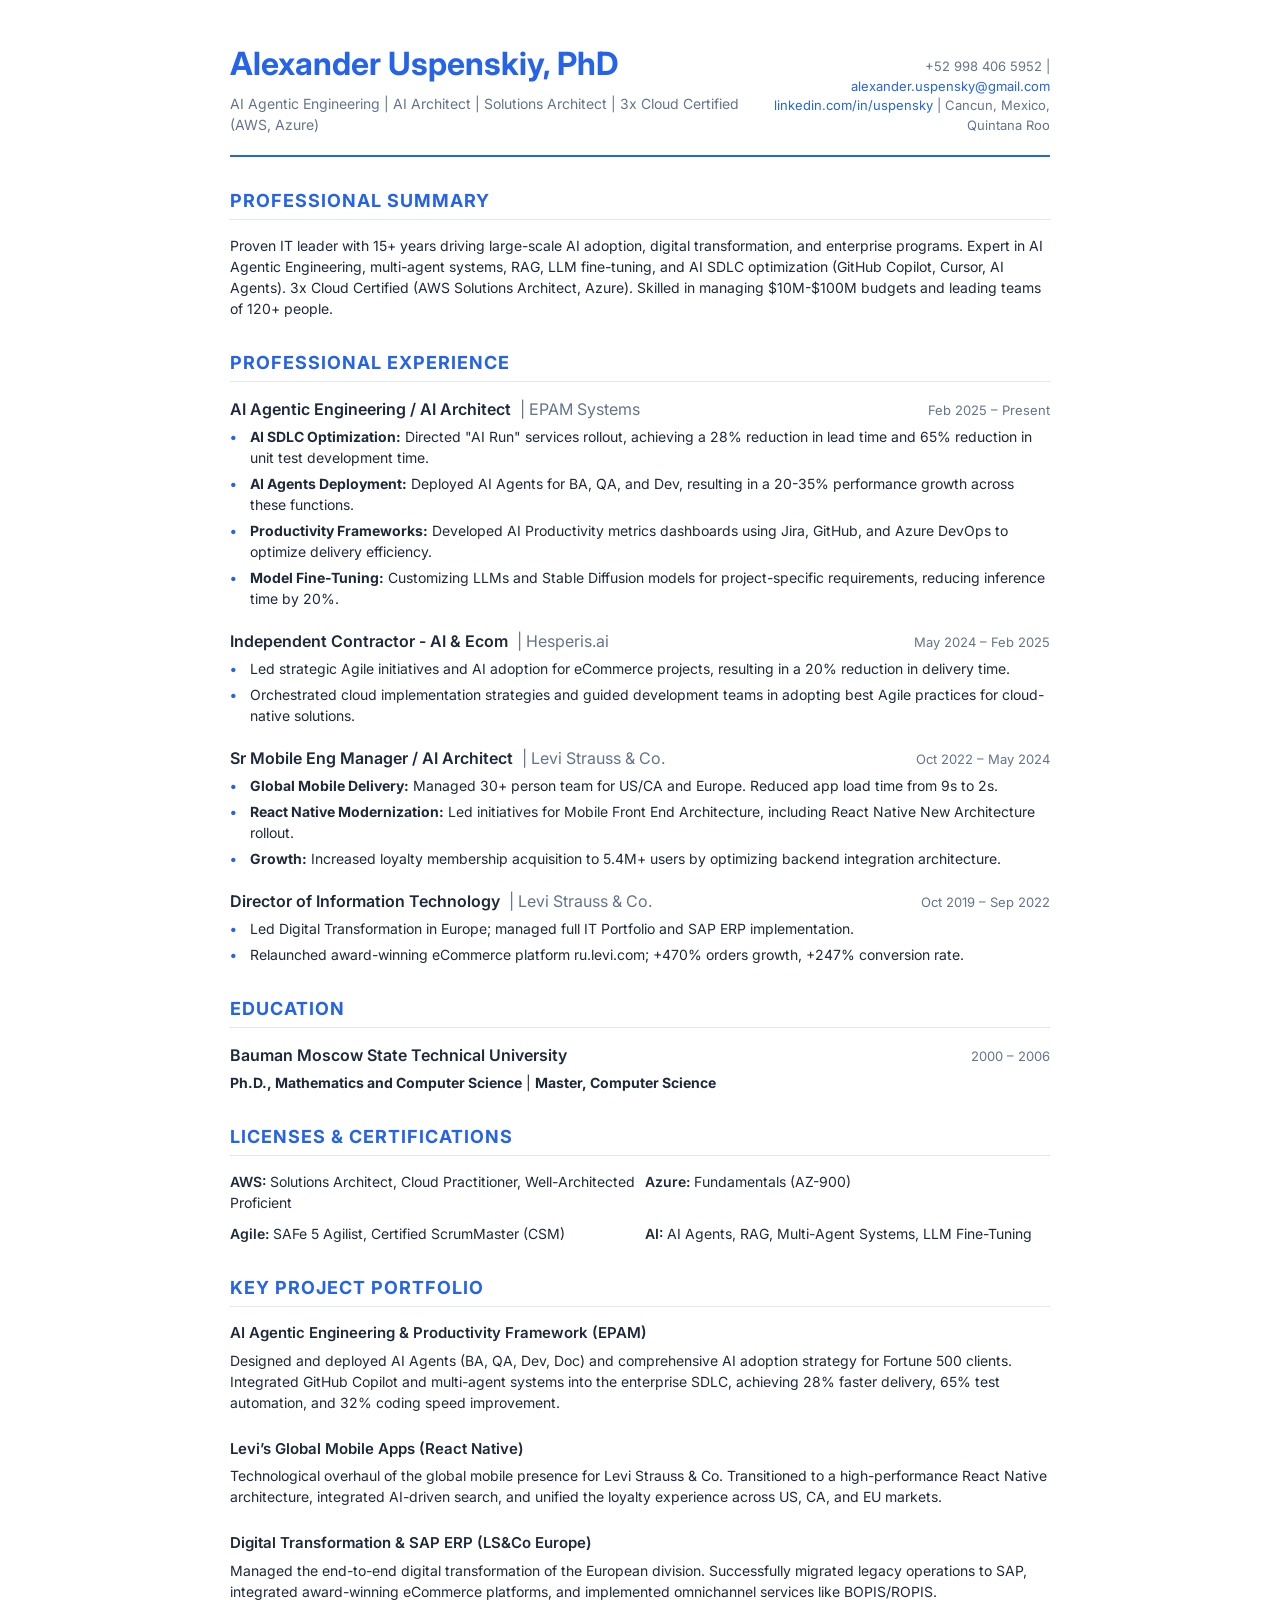
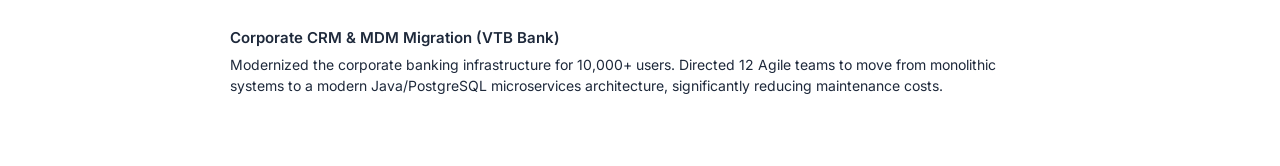
<file: resume_portfolio_src.html>
<!DOCTYPE html>
<html lang="en">

<head>
    <meta charset="UTF-8">
    <meta name="viewport" content="width=device-width, initial-scale=1.0">
    <title>Alexander Uspenskiy - Resume & Portfolio</title>
    <link href="https://fonts.googleapis.com/css2?family=Inter:wght@300;400;600;700&display=swap" rel="stylesheet">
    <link rel="icon" href="images/icon.jpg" type="image/jpeg" />
    <style>
        :root {
            --primary: #2563eb;
            --text-dark: #1e293b;
            --text-light: #64748b;
            --bg-light: #f8fafc;
            --border: #e2e8f0;
        }

        * {
            box-sizing: border-box;
            margin: 0;
            padding: 0;
        }

        body {
            font-family: 'Inter', sans-serif;
            color: var(--text-dark);
            line-height: 1.5;
            background: #fff;
        }

        .container {
            max-width: 900px;
            margin: 0 auto;
            padding: 40px;
        }

        header {
            border-bottom: 2px solid var(--primary);
            padding-bottom: 20px;
            margin-bottom: 30px;
            display: flex;
            justify-content: space-between;
            align-items: flex-end;
        }

        header h1 {
            font-size: 32px;
            font-weight: 700;
            color: var(--primary);
            margin-bottom: 5px;
        }

        header p {
            color: var(--text-light);
            font-size: 14px;
        }

        .contact-info {
            text-align: right;
            font-size: 13px;
            color: var(--text-light);
        }

        .contact-info a {
            color: var(--primary);
            text-decoration: none;
        }

        section {
            margin-bottom: 30px;
        }

        h2 {
            font-size: 18px;
            text-transform: uppercase;
            letter-spacing: 1px;
            color: var(--primary);
            border-bottom: 1px solid var(--border);
            padding-bottom: 5px;
            margin-bottom: 15px;
        }

        .experience-item {
            margin-bottom: 20px;
        }

        .experience-header {
            display: flex;
            justify-content: space-between;
            align-items: baseline;
            margin-bottom: 5px;
        }

        .experience-header h3 {
            font-size: 16px;
            font-weight: 600;
        }

        .experience-header .company {
            font-weight: 400;
            color: var(--text-light);
            margin-left: 5px;
        }

        .experience-header .date {
            font-size: 13px;
            color: var(--text-light);
        }

        ul {
            list-style-type: none;
            padding-left: 0;
        }

        .bullets li {
            position: relative;
            padding-left: 20px;
            font-size: 14px;
            margin-bottom: 5px;
        }

        .bullets li::before {
            content: "•";
            position: absolute;
            left: 0;
            color: var(--primary);
            font-weight: bold;
        }

        .skills-grid {
            display: grid;
            grid-template-columns: repeat(2, 1fr);
            gap: 10px;
        }

        .skill-category {
            font-size: 14px;
        }

        .skill-category span {
            font-weight: 600;
        }

        .project-item {
            display: flex;
            gap: 20px;
            margin-bottom: 25px;
            page-break-inside: avoid;
        }

        .project-content h4 {
            font-size: 15px;
            font-weight: 600;
            margin-bottom: 5px;
        }

        .project-content p {
            font-size: 14px;
            color: var(--text-dark);
        }

        @media print {
            body {
                background: none;
            }

            .container {
                padding: 20px;
                max-width: 100%;
            }

            .no-print {
                display: none;
            }

            header {
                margin-bottom: 20px;
            }

            section {
                margin-bottom: 20px;
            }
        }
    </style>
</head>

<body>
    <div class="container">
        <header>
            <div>
                <h1>Alexander Uspenskiy, PhD</h1>
                <p>AI Agentic Engineering | AI Architect | Solutions Architect | 3x Cloud Certified (AWS, Azure)</p>
            </div>
            <div class="contact-info">
                +52 998 406 5952 | <a href="mailto:alexander.uspensky@gmail.com">alexander.uspensky@gmail.com</a><br>
                <a href="https://linkedin.com/in/uspensky">linkedin.com/in/uspensky</a> | Cancun, Mexico, Quintana Roo
            </div>
        </header>

        <section id="summary">
            <h2>Professional Summary</h2>
            <p style="font-size: 14px;">Proven IT leader with 15+ years driving large-scale AI adoption, digital
                transformation, and enterprise programs.
                Expert in AI Agentic Engineering, multi-agent systems, RAG, LLM fine-tuning, and AI SDLC optimization
                (GitHub Copilot, Cursor, AI Agents). 3x Cloud Certified (AWS Solutions Architect, Azure).
                Skilled in managing $10M-$100M budgets and leading teams of 120+ people.</p>
        </section>

        <section id="experience">
            <h2>Professional Experience</h2>

            <div class="experience-item">
                <div class="experience-header">
                    <h3>AI Agentic Engineering / AI Architect <span class="company">| EPAM Systems</span></h3>
                    <span class="date">Feb 2025 – Present</span>
                </div>
                <ul class="bullets">
                    <li><b>AI SDLC Optimization:</b> Directed "AI Run" services rollout, achieving a 28% reduction in
                        lead time and 65% reduction in unit test development time.</li>
                    <li><b>AI Agents Deployment:</b> Deployed AI Agents for BA, QA, and Dev, resulting in a 20-35%
                        performance growth across these functions.</li>
                    <li><b>Productivity Frameworks:</b> Developed AI Productivity metrics dashboards using Jira, GitHub,
                        and Azure DevOps to optimize delivery efficiency.</li>
                    <li><b>Model Fine-Tuning:</b> Customizing LLMs and Stable Diffusion models for project-specific
                        requirements, reducing inference time by 20%.</li>
                </ul>
            </div>

            <div class="experience-item">
                <div class="experience-header">
                    <h3>Independent Contractor - AI & Ecom <span class="company">| Hesperis.ai</span></h3>
                    <span class="date">May 2024 – Feb 2025</span>
                </div>
                <ul class="bullets">
                    <li>Led strategic Agile initiatives and AI adoption for eCommerce projects, resulting in a 20%
                        reduction in delivery time.</li>
                    <li>Orchestrated cloud implementation strategies and guided development teams in adopting best Agile
                        practices for cloud-native solutions.</li>
                </ul>
            </div>

            <div class="experience-item">
                <div class="experience-header">
                    <h3>Sr Mobile Eng Manager / AI Architect <span class="company">| Levi Strauss & Co.</span></h3>
                    <span class="date">Oct 2022 – May 2024</span>
                </div>
                <ul class="bullets">
                    <li><b>Global Mobile Delivery:</b> Managed 30+ person team for US/CA and Europe. Reduced app load
                        time from 9s to 2s.</li>
                    <li><b>React Native Modernization:</b> Led initiatives for Mobile Front End Architecture, including
                        React Native New Architecture rollout.</li>
                    <li><b>Growth:</b> Increased loyalty membership acquisition to 5.4M+ users by optimizing backend
                        integration architecture.</li>
                </ul>
            </div>

            <div class="experience-item">
                <div class="experience-header">
                    <h3>Director of Information Technology <span class="company">| Levi Strauss & Co.</span></h3>
                    <span class="date">Oct 2019 – Sep 2022</span>
                </div>
                <ul class="bullets">
                    <li>Led Digital Transformation in Europe; managed full IT Portfolio and SAP ERP implementation.</li>
                    <li>Relaunched award-winning eCommerce platform ru.levi.com; +470% orders growth, +247% conversion
                        rate.</li>
                </ul>
            </div>
        </section>

        <section id="education">
            <h2>Education</h2>
            <div class="experience-header">
                <h3>Bauman Moscow State Technical University</h3>
                <span class="date">2000 – 2006</span>
            </div>
            <p style="font-size: 14px; margin-left: 0;"><b>Ph.D., Mathematics and Computer Science</b> | <b>Master,
                    Computer Science</b></p>
        </section>

        <section id="certifications">
            <h2>Licenses & Certifications</h2>
            <div class="skills-grid">
                <div class="skill-category"><span>AWS:</span> Solutions Architect, Cloud Practitioner, Well-Architected
                    Proficient</div>
                <div class="skill-category"><span>Azure:</span> Fundamentals (AZ-900)</div>
                <div class="skill-category"><span>Agile:</span> SAFe 5 Agilist, Certified ScrumMaster (CSM)</div>
                <div class="skill-category"><span>AI:</span> AI Agents, RAG, Multi-Agent Systems, LLM Fine-Tuning</div>
            </div>
        </section>

        <div style="page-break-before: always;"></div>

        <section id="portfolio">
            <h2>Key Project Portfolio</h2>

            <div class="project-item">
                <div class="project-content">
                    <h4>AI Agentic Engineering & Productivity Framework (EPAM)</h4>
                    <p>Designed and deployed AI Agents (BA, QA, Dev, Doc) and comprehensive AI adoption strategy for
                        Fortune 500 clients.
                        Integrated GitHub Copilot and multi-agent systems into the enterprise SDLC, achieving 28% faster
                        delivery,
                        65% test automation, and 32% coding speed improvement.</p>
                </div>
            </div>

            <div class="project-item">
                <div class="project-content">
                    <h4>Levi’s Global Mobile Apps (React Native)</h4>
                    <p>Technological overhaul of the global mobile presence for Levi Strauss & Co. Transitioned to a
                        high-performance React Native architecture, integrated AI-driven search, and unified the loyalty
                        experience across US, CA, and EU markets.</p>
                </div>
            </div>

            <div class="project-item">
                <div class="project-content">
                    <h4>Digital Transformation & SAP ERP (LS&Co Europe)</h4>
                    <p>Managed the end-to-end digital transformation of the European division. Successfully migrated
                        legacy operations to SAP, integrated award-winning eCommerce platforms, and implemented
                        omnichannel services like BOPIS/ROPIS.</p>
                </div>
            </div>

            <div class="project-item">
                <div class="project-content">
                    <h4>Corporate CRM & MDM Migration (VTB Bank)</h4>
                    <p>Modernized the corporate banking infrastructure for 10,000+ users. Directed 12 Agile teams to
                        move from monolithic systems to a modern Java/PostgreSQL microservices architecture,
                        significantly reducing maintenance costs.</p>
                </div>
            </div>
        </section>
    </div>
</body>

</html>
</file>
<file: assets/css/main.css>
/* ============================================
   Alexander Uspenskiy — AI Portfolio
   Premium Dark-Mode Design System
   ============================================ */

@import url('https://fonts.googleapis.com/css2?family=Inter:wght@300;400;500;600;700;800&family=JetBrains+Mono:wght@400;500&display=swap');

/* ---------- Design Tokens ---------- */
:root {
    /* Backgrounds */
    --bg-primary: #0a0e1a;
    --bg-secondary: #111827;
    --bg-card: rgba(26, 31, 53, 0.7);
    --bg-card-solid: #1a1f35;
    --bg-card-hover: rgba(34, 40, 69, 0.85);
    --bg-nav: rgba(10, 14, 26, 0.85);

    /* Accents */
    --accent-cyan: #00d4ff;
    --accent-indigo: #6366f1;
    --accent-purple: #8b5cf6;
    --accent-gradient: linear-gradient(135deg, #6366f1, #00d4ff);
    --accent-gradient-text: linear-gradient(135deg, #00d4ff, #6366f1, #00d4ff);

    /* Text */
    --text-primary: #f1f5f9;
    --text-secondary: #94a3b8;
    --text-muted: #64748b;
    --text-accent: #00d4ff;

    /* Metrics */
    --metric-green: #10b981;
    --metric-blue: #3b82f6;

    /* Borders */
    --border-subtle: rgba(99, 102, 241, 0.15);
    --border-glow: rgba(0, 212, 255, 0.3);

    /* Shadows */
    --shadow-card: 0 4px 30px rgba(0, 0, 0, 0.3);
    --shadow-glow: 0 0 25px rgba(0, 212, 255, 0.15);
    --shadow-glow-lg: 0 0 50px rgba(0, 212, 255, 0.2);

    /* Spacing */
    --section-padding: 100px 0;
    --container-width: 1200px;
    --container-padding: 0 24px;

    /* Transitions */
    --ease-out: cubic-bezier(0.16, 1, 0.3, 1);
    --transition-fast: 0.2s var(--ease-out);
    --transition-mid: 0.4s var(--ease-out);
    --transition-slow: 0.7s var(--ease-out);

    /* Border Radius */
    --radius-sm: 8px;
    --radius-md: 12px;
    --radius-lg: 20px;
    --radius-full: 9999px;
}

/* ---------- Reset ---------- */
*,
*::before,
*::after {
    box-sizing: border-box;
    margin: 0;
    padding: 0;
}

html {
    scroll-behavior: smooth;
    -webkit-text-size-adjust: 100%;
}

body {
    font-family: 'Inter', -apple-system, BlinkMacSystemFont, sans-serif;
    font-size: 16px;
    line-height: 1.7;
    color: var(--text-primary);
    background: var(--bg-primary);
    overflow-x: hidden;
    -webkit-font-smoothing: antialiased;
    -moz-osx-font-smoothing: grayscale;
}

img {
    max-width: 100%;
    height: auto;
    display: block;
}

a {
    color: var(--accent-cyan);
    text-decoration: none;
    transition: color var(--transition-fast);
}

a:hover {
    color: #fff;
}

ul,
ol {
    list-style: none;
}

h1,
h2,
h3,
h4,
h5,
h6 {
    color: var(--text-primary);
    font-weight: 700;
    line-height: 1.2;
}

/* ---------- Utilities ---------- */
.container {
    max-width: var(--container-width);
    margin: 0 auto;
    padding: var(--container-padding);
    width: 100%;
}

.section-label {
    display: inline-flex;
    align-items: center;
    gap: 8px;
    font-family: 'JetBrains Mono', monospace;
    font-size: 0.8rem;
    font-weight: 500;
    color: var(--accent-cyan);
    text-transform: uppercase;
    letter-spacing: 3px;
    margin-bottom: 16px;
}

.section-label::before {
    content: '';
    display: inline-block;
    width: 30px;
    height: 2px;
    background: var(--accent-gradient);
    border-radius: 2px;
}

.section-title {
    font-size: clamp(2rem, 4vw, 3rem);
    font-weight: 800;
    margin-bottom: 20px;
    line-height: 1.15;
}

.section-title .gradient-text {
    background: var(--accent-gradient-text);
    background-size: 200% auto;
    -webkit-background-clip: text;
    -webkit-text-fill-color: transparent;
    background-clip: text;
    animation: shimmer 3s linear infinite;
}

@keyframes shimmer {
    to {
        background-position: 200% center;
    }
}

.section-subtitle {
    font-size: 1.1rem;
    color: var(--text-secondary);
    max-width: 600px;
    line-height: 1.7;
}

.gradient-text {
    background: var(--accent-gradient);
    -webkit-background-clip: text;
    -webkit-text-fill-color: transparent;
    background-clip: text;
}

/* ---------- Glass Card Component ---------- */
.glass-card {
    background: var(--bg-card);
    backdrop-filter: blur(20px);
    -webkit-backdrop-filter: blur(20px);
    border: 1px solid var(--border-subtle);
    border-radius: var(--radius-md);
    padding: 32px;
    transition: all var(--transition-mid);
    position: relative;
    overflow: hidden;
}

.glass-card::before {
    content: '';
    position: absolute;
    top: 0;
    left: 0;
    right: 0;
    height: 1px;
    background: linear-gradient(90deg, transparent, var(--border-glow), transparent);
    opacity: 0;
    transition: opacity var(--transition-mid);
}

.glass-card:hover {
    background: var(--bg-card-hover);
    border-color: var(--border-glow);
    box-shadow: var(--shadow-glow);
    transform: translateY(-4px);
}

.glass-card:hover::before {
    opacity: 1;
}

/* ---------- Navigation ---------- */
.nav {
    position: fixed;
    top: 0;
    left: 0;
    right: 0;
    z-index: 1000;
    padding: 16px 0;
    transition: all var(--transition-mid);
}

.nav.scrolled {
    background: var(--bg-nav);
    backdrop-filter: blur(20px);
    -webkit-backdrop-filter: blur(20px);
    border-bottom: 1px solid var(--border-subtle);
    padding: 10px 0;
}

.nav-inner {
    display: flex;
    justify-content: space-between;
    align-items: center;
}

.nav-logo {
    font-size: 1.25rem;
    font-weight: 700;
    color: var(--text-primary);
    display: flex;
    align-items: center;
    gap: 10px;
}

.nav-logo .logo-icon {
    width: 36px;
    height: 36px;
    border-radius: var(--radius-sm);
    background: var(--accent-gradient);
    display: flex;
    align-items: center;
    justify-content: center;
    font-size: 1rem;
    font-weight: 800;
    color: #fff;
}

.nav-links {
    display: flex;
    gap: 32px;
    align-items: center;
}

.nav-links a {
    font-size: 0.9rem;
    font-weight: 500;
    color: var(--text-secondary);
    transition: color var(--transition-fast);
    position: relative;
    padding: 4px 0;
}

.nav-links a::after {
    content: '';
    position: absolute;
    bottom: -2px;
    left: 0;
    width: 0;
    height: 2px;
    background: var(--accent-gradient);
    transition: width var(--transition-mid);
    border-radius: 2px;
}

.nav-links a:hover,
.nav-links a.active {
    color: var(--text-primary);
}

.nav-links a:hover::after,
.nav-links a.active::after {
    width: 100%;
}

.nav-cta {
    padding: 8px 20px !important;
    border: 1px solid var(--border-glow) !important;
    border-radius: var(--radius-full) !important;
    color: var(--accent-cyan) !important;
    font-weight: 600 !important;
    transition: all var(--transition-fast) !important;
}

.nav-cta:hover {
    background: rgba(0, 212, 255, 0.1) !important;
    box-shadow: var(--shadow-glow) !important;
}

.nav-cta::after {
    display: none !important;
}

/* Mobile Menu Toggle */
.nav-toggle {
    display: none;
    flex-direction: column;
    gap: 5px;
    cursor: pointer;
    padding: 8px;
    z-index: 1001;
    background: none;
    border: none;
}

.nav-toggle span {
    display: block;
    width: 24px;
    height: 2px;
    background: var(--text-primary);
    transition: all var(--transition-fast);
    border-radius: 2px;
}

.nav-toggle.active span:nth-child(1) {
    transform: rotate(45deg) translate(5px, 5px);
}

.nav-toggle.active span:nth-child(2) {
    opacity: 0;
}

.nav-toggle.active span:nth-child(3) {
    transform: rotate(-45deg) translate(5px, -5px);
}

/* ---------- Hero Section ---------- */
.hero {
    position: relative;
    min-height: 100vh;
    display: flex;
    align-items: center;
    justify-content: center;
    overflow: hidden;
    padding: 120px 0 80px;
}

#particle-canvas {
    position: absolute;
    top: 0;
    left: 0;
    width: 100%;
    height: 100%;
    z-index: 0;
}

.hero-content {
    position: relative;
    z-index: 1;
    text-align: center;
    max-width: 900px;
}

.hero-badge {
    display: inline-flex;
    align-items: center;
    gap: 8px;
    padding: 8px 20px;
    background: rgba(99, 102, 241, 0.15);
    border: 1px solid rgba(99, 102, 241, 0.3);
    border-radius: var(--radius-full);
    font-size: 0.85rem;
    font-weight: 500;
    color: var(--accent-cyan);
    margin-bottom: 28px;
    font-family: 'JetBrains Mono', monospace;
}

.hero-badge .pulse-dot {
    width: 8px;
    height: 8px;
    border-radius: 50%;
    background: var(--metric-green);
    animation: pulse 2s ease-in-out infinite;
}

@keyframes pulse {

    0%,
    100% {
        opacity: 1;
        box-shadow: 0 0 0 0 rgba(16, 185, 129, 0.4);
    }

    50% {
        opacity: 0.8;
        box-shadow: 0 0 0 8px rgba(16, 185, 129, 0);
    }
}

.hero-title {
    font-size: clamp(2.5rem, 6vw, 4.5rem);
    font-weight: 800;
    line-height: 1.1;
    margin-bottom: 24px;
    letter-spacing: -0.02em;
}

.hero-subtitle {
    font-size: clamp(1rem, 2vw, 1.25rem);
    color: var(--text-secondary);
    max-width: 650px;
    margin: 0 auto 48px;
    line-height: 1.7;
}

.hero-metrics {
    display: flex;
    justify-content: center;
    gap: 20px;
    flex-wrap: wrap;
    margin-bottom: 48px;
}

.metric-card {
    background: var(--glass-bg);
    border: 1px solid var(--border-subtle);
    border-radius: var(--radius-md);
    padding: 20px 16px;
    text-align: center;
    min-width: 140px;
    flex: 1 1 140px;
    max-width: 200px;
    display: flex;
    flex-direction: column;
    align-items: center;
    justify-content: center;
    transition: all var(--transition-mid);
}

.metric-card:hover {
    border-color: var(--border-glow);
    box-shadow: var(--shadow-glow);
    transform: translateY(-3px);
}

.metric-value {
    font-size: 2.2rem;
    font-weight: 800;
    background: var(--accent-gradient);
    -webkit-background-clip: text;
    -webkit-text-fill-color: transparent;
    background-clip: text;
    display: block;
    line-height: 1.2;
}

.metric-label {
    font-size: 0.7rem;
    color: var(--text-muted);
    margin-top: 6px;
    text-transform: uppercase;
    letter-spacing: 0.3px;
    line-height: 1.4;
}

.hero-actions {
    display: flex;
    gap: 16px;
    justify-content: center;
    flex-wrap: wrap;
}

/* ---------- Buttons ---------- */
.btn {
    display: inline-flex;
    align-items: center;
    gap: 8px;
    padding: 14px 32px;
    font-size: 0.95rem;
    font-weight: 600;
    border-radius: var(--radius-full);
    cursor: pointer;
    transition: all var(--transition-fast);
    border: none;
    font-family: inherit;
    text-decoration: none;
}

.btn-primary {
    background: var(--accent-gradient);
    color: #fff;
    box-shadow: 0 4px 20px rgba(99, 102, 241, 0.3);
}

.btn-primary:hover {
    transform: translateY(-2px);
    box-shadow: 0 8px 30px rgba(99, 102, 241, 0.4);
    color: #fff;
}

.btn-ghost {
    background: transparent;
    color: var(--text-primary);
    border: 1px solid var(--border-glow);
}

.btn-ghost:hover {
    background: rgba(0, 212, 255, 0.08);
    box-shadow: var(--shadow-glow);
    color: var(--accent-cyan);
}

/* ---------- Clients Marquee ---------- */

.clients-section {
    padding: 3rem 0 5rem 0;
    position: relative;
    border-top: 1px solid var(--border-subtle);
    background: linear-gradient(180deg, rgba(0, 212, 255, 0.02) 0%, transparent 100%);
}

.clients-label {
    text-align: center;
    font-size: 0.75rem;
    font-weight: 600;
    color: var(--text-muted);
    letter-spacing: 2px;
    margin-bottom: 2rem;
}

.clients-row {
    display: flex;
    justify-content: center;
    align-items: center;
    flex-wrap: wrap;
    gap: 3rem;
}

.client-item {
    display: flex;
    flex-direction: column;
    align-items: center;
    gap: 0.5rem;
    opacity: 0.7;
    transition: all var(--transition-short);
}

.client-item:hover {
    opacity: 1;
    transform: translateY(-2px);
}

.client-icon {
    width: 32px;
    height: 32px;
    border-radius: 4px;
    object-fit: contain;
}

.client-item span {
    font-size: 0.75rem;
    color: var(--text-muted);
    font-weight: 500;
}

/* ---------- About Section ---------- */
.about {
    padding: var(--section-padding);
    position: relative;
}

.about-grid {
    display: grid;
    grid-template-columns: 280px 1fr;
    gap: 60px;
    align-items: start;
}

.about-photo-wrapper {
    position: relative;
}

.about-photo {
    width: 280px;
    height: 280px;
    border-radius: var(--radius-lg);
    object-fit: cover;
    border: 3px solid var(--border-subtle);
    transition: all var(--transition-mid);
}

.about-photo-wrapper::after {
    content: '';
    position: absolute;
    inset: -4px;
    border-radius: calc(var(--radius-lg) + 4px);
    background: var(--accent-gradient);
    z-index: -1;
    opacity: 0;
    transition: opacity var(--transition-mid);
}

.about-photo-wrapper:hover::after {
    opacity: 0.6;
}

.about-bio {
    font-size: 1.05rem;
    color: var(--text-secondary);
    line-height: 1.8;
    margin-bottom: 32px;
}

.about-bio strong {
    color: var(--text-primary);
    font-weight: 600;
}

/* Cert Badges */
.cert-badges {
    display: flex;
    flex-wrap: wrap;
    gap: 16px;
    margin-top: 32px;
}

.cert-badge {
    width: 80px;
    height: 80px;
    border-radius: var(--radius-md);
    background: var(--bg-card);
    border: 1px solid var(--border-subtle);
    padding: 10px;
    display: flex;
    align-items: center;
    justify-content: center;
    transition: all var(--transition-mid);
}

.cert-badge:hover {
    border-color: var(--border-glow);
    box-shadow: var(--shadow-glow);
    transform: translateY(-3px);
}

.cert-badge img {
    width: 100%;
    height: 100%;
    object-fit: contain;
}

/* ---------- Expertise Section ---------- */
.expertise {
    padding: var(--section-padding);
    background: var(--bg-secondary);
    position: relative;
}

.expertise::before {
    content: '';
    position: absolute;
    top: 0;
    left: 0;
    right: 0;
    height: 1px;
    background: linear-gradient(90deg, transparent, var(--border-glow), transparent);
}

.expertise-grid {
    display: grid;
    grid-template-columns: repeat(3, 1fr);
    gap: 24px;
    margin-top: 48px;
}

.expertise-card {
    padding: 36px 28px;
}

.expertise-icon {
    width: 52px;
    height: 52px;
    border-radius: var(--radius-md);
    background: rgba(99, 102, 241, 0.12);
    display: flex;
    align-items: center;
    justify-content: center;
    font-size: 1.5rem;
    margin-bottom: 22px;
}

.expertise-card h3 {
    font-size: 1.2rem;
    font-weight: 700;
    margin-bottom: 20px;
    color: var(--text-primary);
}

.skill-item {
    margin-bottom: 16px;
}

.skill-header {
    display: flex;
    justify-content: space-between;
    margin-bottom: 6px;
}

.skill-name {
    font-size: 0.85rem;
    color: var(--text-secondary);
    font-weight: 500;
}

.skill-percent {
    font-size: 0.8rem;
    color: var(--accent-cyan);
    font-family: 'JetBrains Mono', monospace;
    font-weight: 500;
}

.skill-bar {
    width: 100%;
    height: 6px;
    background: rgba(255, 255, 255, 0.06);
    border-radius: var(--radius-full);
    overflow: hidden;
}

.skill-fill {
    height: 100%;
    border-radius: var(--radius-full);
    background: var(--accent-gradient);
    width: 0;
    transition: width 1.2s var(--ease-out);
}

/* ---------- Experience Timeline ---------- */
.experience {
    padding: var(--section-padding);
    position: relative;
}

.timeline {
    position: relative;
    max-width: 900px;
    margin: 48px auto 0;
    padding-left: 40px;
}

.timeline::before {
    content: '';
    position: absolute;
    left: 15px;
    top: 0;
    bottom: 0;
    width: 2px;
    background: linear-gradient(to bottom, var(--accent-indigo), var(--accent-cyan), transparent);
}

.timeline-item {
    position: relative;
    margin-bottom: 40px;
    padding-left: 30px;
}

.timeline-dot {
    position: absolute;
    left: -33px;
    top: 8px;
    width: 14px;
    height: 14px;
    border-radius: 50%;
    background: var(--bg-primary);
    border: 3px solid var(--accent-cyan);
    z-index: 1;
    transition: all var(--transition-fast);
}

.timeline-item:hover .timeline-dot {
    background: var(--accent-cyan);
    box-shadow: 0 0 15px rgba(0, 212, 255, 0.5);
}

.timeline-item.ai-role .timeline-dot {
    border-color: var(--accent-indigo);
    background: var(--accent-indigo);
    box-shadow: 0 0 10px rgba(99, 102, 241, 0.4);
}

.timeline-card {
    padding: 28px;
}

.timeline-header {
    display: flex;
    justify-content: space-between;
    align-items: flex-start;
    flex-wrap: wrap;
    gap: 12px;
    margin-bottom: 12px;
}

.timeline-role {
    font-size: 1.15rem;
    font-weight: 700;
    color: var(--text-primary);
}

.timeline-company {
    font-size: 0.95rem;
    color: var(--accent-cyan);
    font-weight: 500;
    margin-bottom: 4px;
}

.timeline-date {
    font-size: 0.8rem;
    color: var(--text-muted);
    font-family: 'JetBrains Mono', monospace;
    padding: 4px 12px;
    background: rgba(99, 102, 241, 0.1);
    border-radius: var(--radius-full);
    white-space: nowrap;
}

.ai-badge {
    display: inline-flex;
    align-items: center;
    gap: 4px;
    padding: 3px 10px;
    background: linear-gradient(135deg, rgba(99, 102, 241, 0.2), rgba(0, 212, 255, 0.2));
    border: 1px solid rgba(99, 102, 241, 0.3);
    border-radius: var(--radius-full);
    font-size: 0.7rem;
    font-weight: 600;
    color: var(--accent-cyan);
    text-transform: uppercase;
    letter-spacing: 1px;
    margin-left: 10px;
}

.timeline-bullets {
    margin-top: 12px;
}

.timeline-bullets li {
    position: relative;
    padding-left: 18px;
    font-size: 0.9rem;
    color: var(--text-secondary);
    margin-bottom: 8px;
    line-height: 1.6;
}

.timeline-bullets li::before {
    content: '▹';
    position: absolute;
    left: 0;
    color: var(--accent-cyan);
    font-size: 0.8rem;
}

.timeline-bullets li strong {
    color: var(--text-primary);
    font-weight: 600;
}

/* ---------- Projects Section ---------- */
.projects {
    padding: var(--section-padding);
    background: var(--bg-secondary);
    position: relative;
}

.projects::before {
    content: '';
    position: absolute;
    top: 0;
    left: 0;
    right: 0;
    height: 1px;
    background: linear-gradient(90deg, transparent, var(--border-glow), transparent);
}

.projects-grid {
    display: grid;
    grid-template-columns: repeat(2, 1fr);
    gap: 24px;
    margin-top: 48px;
}

.project-card {
    position: relative;
    border-radius: var(--radius-md);
    overflow: hidden;
    min-height: 320px;
    cursor: pointer;
    border: 1px solid var(--border-subtle);
    transition: all var(--transition-mid);
}

.project-card:hover {
    border-color: var(--border-glow);
    box-shadow: var(--shadow-glow);
    transform: translateY(-4px);
}

.project-image {
    width: 100%;
    height: 100%;
    object-fit: cover;
    position: absolute;
    top: 0;
    left: 0;
    opacity: 0.25;
    transition: opacity var(--transition-mid);
}

.project-card:hover .project-image {
    opacity: 0.15;
}

.project-content {
    position: relative;
    z-index: 1;
    padding: 32px;
    height: 100%;
    display: flex;
    flex-direction: column;
    justify-content: flex-end;
    background: linear-gradient(to top, var(--bg-card-solid) 30%, transparent);
}

.project-tag {
    display: inline-block;
    padding: 4px 12px;
    background: rgba(99, 102, 241, 0.15);
    border: 1px solid rgba(99, 102, 241, 0.3);
    border-radius: var(--radius-full);
    font-size: 0.72rem;
    font-weight: 600;
    color: var(--accent-cyan);
    text-transform: uppercase;
    letter-spacing: 1px;
    margin-bottom: 12px;
    width: fit-content;
}

.project-card h3 {
    font-size: 1.3rem;
    font-weight: 700;
    margin-bottom: 10px;
    color: var(--text-primary);
}

.project-card p {
    font-size: 0.9rem;
    color: var(--text-secondary);
    line-height: 1.6;
    margin-bottom: 16px;
}

.project-metric {
    display: inline-flex;
    align-items: center;
    gap: 6px;
    font-size: 0.85rem;
    font-weight: 600;
    color: var(--metric-green);
    font-family: 'JetBrains Mono', monospace;
}

/* ---------- Education Section ---------- */
.education {
    padding: var(--section-padding);
    position: relative;
}

.education-card {
    max-width: 700px;
    padding: 36px;
}

.education-card h3 {
    font-size: 1.2rem;
    font-weight: 700;
    margin-bottom: 8px;
}

.education-degree {
    font-size: 0.95rem;
    color: var(--text-secondary);
    margin-bottom: 4px;
}

.education-year {
    font-size: 0.8rem;
    color: var(--text-muted);
    font-family: 'JetBrains Mono', monospace;
}

/* ---------- Publications Section ---------- */
.publications {
    padding: 60px 0 0;
}

.pub-links {
    display: flex;
    gap: 16px;
    flex-wrap: wrap;
    margin-top: 32px;
}

.pub-link {
    display: inline-flex;
    align-items: center;
    gap: 10px;
    padding: 14px 24px;
    border: 1px solid var(--border-subtle);
    border-radius: var(--radius-md);
    color: var(--text-secondary);
    font-weight: 500;
    font-size: 0.9rem;
    transition: all var(--transition-mid);
    background: var(--bg-card);
}

.pub-link:hover {
    border-color: var(--border-glow);
    background: var(--bg-card-hover);
    color: var(--accent-cyan);
    box-shadow: var(--shadow-glow);
    transform: translateY(-2px);
}

.pub-link svg {
    width: 20px;
    height: 20px;
    flex-shrink: 0;
}

/* ---------- Contact Section ---------- */
.contact {
    padding: var(--section-padding);
    background: var(--bg-secondary);
    position: relative;
}

.contact::before {
    content: '';
    position: absolute;
    top: 0;
    left: 0;
    right: 0;
    height: 1px;
    background: linear-gradient(90deg, transparent, var(--border-glow), transparent);
}

.contact-grid {
    display: grid;
    grid-template-columns: 1fr 1fr;
    gap: 40px;
    margin-top: 48px;
}

.contact-info-list {
    display: flex;
    flex-direction: column;
    gap: 20px;
}

.contact-item {
    display: flex;
    align-items: center;
    gap: 16px;
    font-size: 0.95rem;
    color: var(--text-secondary);
}

.contact-item-icon {
    width: 44px;
    height: 44px;
    border-radius: var(--radius-md);
    background: rgba(99, 102, 241, 0.1);
    border: 1px solid var(--border-subtle);
    display: flex;
    align-items: center;
    justify-content: center;
    font-size: 1.1rem;
    flex-shrink: 0;
    transition: all var(--transition-fast);
}

.contact-item:hover .contact-item-icon {
    border-color: var(--border-glow);
    box-shadow: var(--shadow-glow);
}

.contact-item a {
    color: var(--text-secondary);
}

.contact-item a:hover {
    color: var(--accent-cyan);
}

/* Social Links */
.social-links {
    display: flex;
    flex-wrap: wrap;
    gap: 12px;
}

.social-link {
    width: 52px;
    height: 52px;
    border-radius: var(--radius-md);
    border: 1px solid var(--border-subtle);
    background: var(--bg-card);
    display: flex;
    align-items: center;
    justify-content: center;
    font-size: 1.2rem;
    color: var(--text-secondary);
    transition: all var(--transition-mid);
}

.social-link:hover {
    border-color: var(--border-glow);
    box-shadow: var(--shadow-glow);
    color: var(--accent-cyan);
    transform: translateY(-3px);
}

.social-link svg {
    width: 22px;
    height: 22px;
    fill: currentColor;
}

/* ---------- Footer ---------- */
.footer {
    padding: 40px 0;
    border-top: 1px solid var(--border-subtle);
    text-align: center;
}

.footer p {
    font-size: 0.85rem;
    color: var(--text-muted);
}

.footer a {
    color: var(--text-secondary);
}

/* ---------- Scroll Reveal Animations ---------- */
.reveal {
    opacity: 0;
    transform: translateY(30px);
    transition: all 0.8s var(--ease-out);
}

.reveal.visible {
    opacity: 1;
    transform: translateY(0);
}

.reveal-delay-1 {
    transition-delay: 0.1s;
}

.reveal-delay-2 {
    transition-delay: 0.2s;
}

.reveal-delay-3 {
    transition-delay: 0.3s;
}

.reveal-delay-4 {
    transition-delay: 0.4s;
}

/* ---------- Scroll Down Indicator ---------- */
.scroll-indicator {
    position: absolute;
    bottom: 36px;
    left: 50%;
    transform: translateX(-50%);
    display: flex;
    flex-direction: column;
    align-items: center;
    gap: 8px;
    color: var(--text-muted);
    font-size: 0.75rem;
    letter-spacing: 2px;
    text-transform: uppercase;
    font-family: 'JetBrains Mono', monospace;
    animation: float 2.5s ease-in-out infinite;
}

.scroll-indicator .arrow {
    width: 20px;
    height: 20px;
    border-right: 2px solid var(--text-muted);
    border-bottom: 2px solid var(--text-muted);
    transform: rotate(45deg);
}

@keyframes float {

    0%,
    100% {
        transform: translateX(-50%) translateY(0);
    }

    50% {
        transform: translateX(-50%) translateY(10px);
    }
}

/* ---------- Responsive ---------- */

/* Tablet */
@media (max-width: 1024px) {
    :root {
        --section-padding: 80px 0;
    }

    .about-grid {
        grid-template-columns: 200px 1fr;
        gap: 40px;
    }

    .about-photo {
        width: 200px;
        height: 200px;
    }

    .expertise-grid {
        grid-template-columns: repeat(2, 1fr);
    }

    .projects-grid {
        grid-template-columns: repeat(2, 1fr);
    }

    .contact-grid {
        grid-template-columns: 1fr;
    }
}

/* Mobile */
@media (max-width: 768px) {
    :root {
        --section-padding: 60px 0;
        --container-padding: 0 20px;
    }

    .nav-links {
        display: none;
        position: fixed;
        top: 0;
        left: 0;
        right: 0;
        bottom: 0;
        background: rgba(10, 14, 26, 0.96);
        backdrop-filter: blur(20px);
        -webkit-backdrop-filter: blur(20px);
        flex-direction: column;
        justify-content: center;
        align-items: center;
        gap: 28px;
        z-index: 999;
    }

    .nav-links.open {
        display: flex;
    }

    .nav-links a {
        font-size: 1.3rem;
    }

    .nav-toggle {
        display: flex;
    }

    .hero-title {
        font-size: clamp(2rem, 8vw, 3rem);
    }

    .hero-metrics {
        gap: 12px;
    }

    .metric-card {
        min-width: 120px;
        padding: 16px 20px;
    }

    .metric-value {
        font-size: 1.8rem;
    }

    .about-grid {
        grid-template-columns: 1fr;
        text-align: center;
    }

    .about-photo-wrapper {
        display: flex;
        justify-content: center;
    }

    .about-photo {
        width: 200px;
        height: 200px;
    }

    .expertise-grid {
        grid-template-columns: 1fr;
    }

    .projects-grid {
        grid-template-columns: 1fr;
    }

    .timeline {
        padding-left: 30px;
    }

    .timeline::before {
        left: 8px;
    }

    .timeline-dot {
        left: -28px;
        width: 12px;
        height: 12px;
    }

    .timeline-header {
        flex-direction: column;
        gap: 8px;
    }

    .pub-links {
        flex-direction: column;
    }
}

/* Small phones */
@media (max-width: 480px) {
    .hero-metrics {
        flex-direction: column;
        align-items: center;
    }

    .metric-card {
        width: 100%;
        max-width: 280px;
    }

    .hero-actions {
        flex-direction: column;
        align-items: center;
    }

    .btn {
        width: 100%;
        max-width: 280px;
        justify-content: center;
    }

    .cert-badges {
        justify-content: center;
    }
}

/* ---------- Print Styles ---------- */
@media print {
    body {
        background: #fff;
        color: #333;
    }

    .nav,
    #particle-canvas,
    .scroll-indicator {
        display: none;
    }

    .glass-card,
    .metric-card,
    .project-card {
        border: 1px solid #ddd;
        box-shadow: none;
        background: #fff;
    }

    .reveal {
        opacity: 1;
        transform: none;
    }
}
</file>
